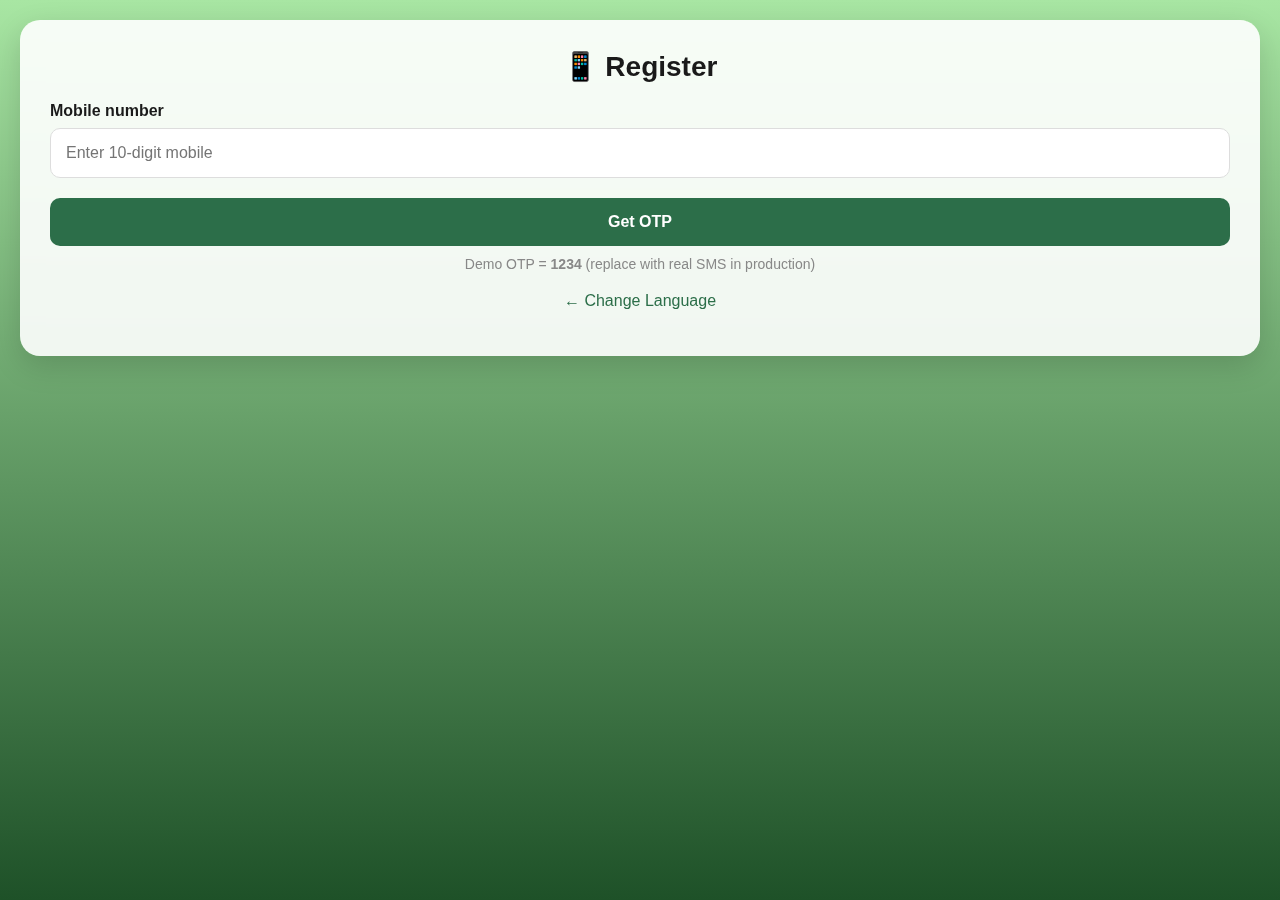
<file: index.html>
<!DOCTYPE html>
<html lang="en">
<head>
  <meta charset="utf-8" />
  <meta name="viewport" content="width=device-width,initial-scale=1" />
  <title>SmartAgri — Register</title>
  <link rel="stylesheet" href="styles.css">
  <script defer src="script.js"></script>
</head>
<body class="bg">

<div class="center-card" id="reg-card" role="form" aria-labelledby="reg-title">
  <h1 id="reg-title" class="big">📱 Register</h1>

  <label class="large-label">Mobile number</label>
  <input id="mobile" class="large-input" type="tel" placeholder="Enter 10-digit mobile" inputmode="numeric" />

  <button type="button" class="primary-large" id="sendOtpBtn">Get OTP</button>

  <div id="otp-block" style="display:none; margin-top:12px;">
    <label class="large-label">Enter OTP</label>
    <input id="otp" class="large-input" type="text" placeholder="Enter OTP (demo: 1234)" />
    <button type="button" class="primary-large" id="verifyOtpBtn">Verify & Continue</button>
  </div>

  <p class="note small-note">Demo OTP = <strong>1234</strong> (replace with real SMS in production)</p>
  <p class="back-link"><a href="index.html">← Change Language</a></p>
</div>

<div id="leafContainer" aria-hidden="true"></div>

<script>
  // OTP flow working on mobile touch & desktop
  document.addEventListener('DOMContentLoaded', function(){
    const sendBtn = document.getElementById('sendOtpBtn');
    const verifyBtn = document.getElementById('verifyOtpBtn');

    sendBtn.addEventListener('click', function(){
      const m = document.getElementById('mobile').value || '';
      if (!/^\d{10}$/.test(m)) {
        alert('Please enter a valid 10-digit mobile number');
        return;
      }
      document.getElementById('otp-block').style.display = 'block';
      alert('Demo OTP sent: 1234');
    });

    verifyBtn.addEventListener('click', function(){
      const otp = document.getElementById('otp').value || '';
      if (otp.trim() === '1234') {
        window.location.href = 'home.html';
      } else {
        alert('Wrong OTP (demo). Use 1234');
      }
    });
  });
</script>

</body>
</html>
</file>
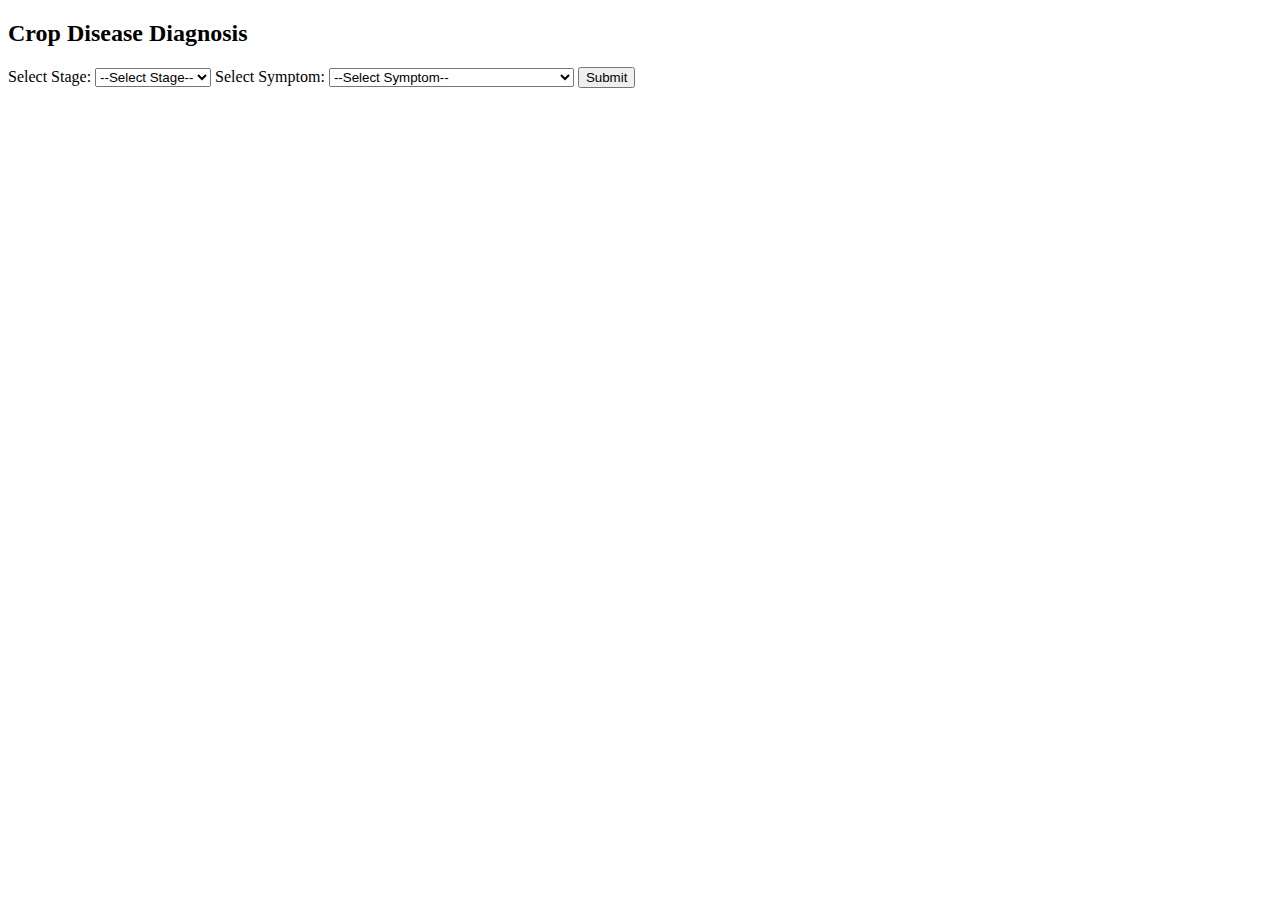
<file: banana.html>
<!DOCTYPE html>
<html lang="en">
<head>
  <meta charset="UTF-8">
  <meta name="viewport" content="width=device-width, initial-scale=1.0">
  <title>Crop Diagnosis</title>
</head>
<body>
  <div class="container">
    <h2>Crop Disease Diagnosis</h2>

    <label for="stage">Select Stage:</label>
    <select id="stage">
      <option value="">--Select Stage--</option>
      <option value="seedling">Seedling</option>
      <option value="vegetative">Vegetative</option>
      <option value="flowering">Flowering</option>
      <option value="harvest">Harvest</option>
    </select>

    <label for="symptom">Select Symptom:</label>
    <select id="symptom">
      <option value="">--Select Symptom--</option>
      <option value="yellow-leaves">Yellowing Leaves</option>
      <option value="spots">Black streaks / lesions on leaves</option>
      <option value="wilting">Small yellow-brown streaks on leaves</option>
      <option value="stunted">Stunted Growth</option>
    </select>

    <button onclick="submitForm()">Submit</button>
  </div>

  <script>
    function submitForm() {
      let stage = document.getElementById("stage").value;
      let symptom = document.getElementById("symptom").value;

      if(stage && symptom) {
        // Redirect to result page with selected options in URL
        window.location.href = result.html?stage=${stage}&symptom=${symptom};
      } else {
        alert("Please select both stage and symptom");
      }
    }
  </script>
</body>
</html>
</file>
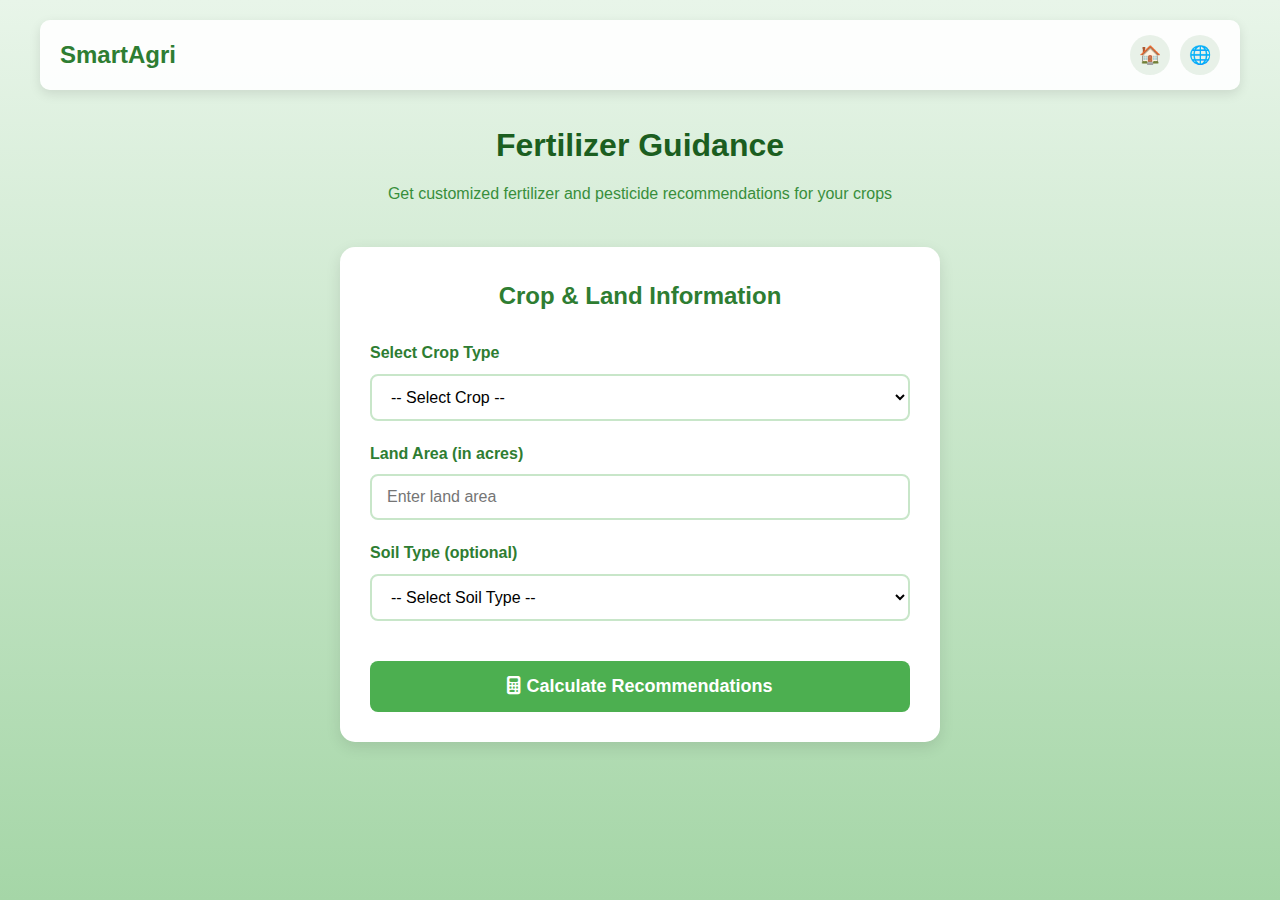
<file: fertilizer.html>
<!DOCTYPE html>
<html lang="en">
<head>
  <meta charset="UTF-8">
  <meta name="viewport" content="width=device-width, initial-scale=1.0">
  <title>Fertilizer Guidance - SmartAgri</title>
  <link rel="stylesheet" href="https://cdnjs.cloudflare.com/ajax/libs/font-awesome/6.4.0/css/all.min.css">
  <style>
    * {
      box-sizing: border-box;
      margin: 0;
      padding: 0;
    }
    
    body {
      font-family: 'Segoe UI', Tahoma, Geneva, Verdana, sans-serif;
      color: #2e382e;
      line-height: 1.6;
      background: linear-gradient(to bottom, #e8f5e9, #a5d6a7);
      min-height: 100vh;
      padding: 20px;
    }
    
    .container {
      max-width: 1200px;
      margin: 0 auto;
    }
    
    header {
      display: flex;
      justify-content: space-between;
      align-items: center;
      padding: 15px 20px;
      background-color: rgba(255, 255, 255, 0.9);
      border-radius: 10px;
      margin-bottom: 30px;
      box-shadow: 0 4px 12px rgba(0, 0, 0, 0.1);
    }
    
    .logo {
      font-size: 24px;
      font-weight: 700;
      color: #2e7d32;
    }
    
    .nav-buttons {
      display: flex;
      gap: 10px;
    }
    
    .icon-btn {
      background: rgba(46, 125, 50, 0.1);
      border: none;
      border-radius: 50%;
      width: 40px;
      height: 40px;
      font-size: 18px;
      cursor: pointer;
      color: #2e7d32;
      transition: all 0.3s;
    }
    
    .icon-btn:hover {
      background: rgba(46, 125, 50, 0.2);
      transform: scale(1.05);
    }
    
    h1 {
      text-align: center;
      margin-bottom: 10px;
      color: #1b5e20;
    }
    
    .subtitle {
      text-align: center;
      margin-bottom: 40px;
      color: #388e3c;
    }
    
    /* Form styles */
    .guidance-form {
      background: white;
      border-radius: 15px;
      padding: 30px;
      margin: 30px auto;
      box-shadow: 0 5px 15px rgba(0, 0, 0, 0.1);
      max-width: 600px;
    }
    
    .form-title {
      text-align: center;
      margin-bottom: 25px;
      color: #2e7d32;
    }
    
    .form-group {
      margin-bottom: 20px;
    }
    
    .form-group label {
      display: block;
      margin-bottom: 8px;
      font-weight: 600;
      color: #2e7d32;
    }
    
    .form-group select, .form-group input {
      width: 100%;
      padding: 12px 15px;
      border: 2px solid #c8e6c9;
      border-radius: 8px;
      font-size: 16px;
      background: white;
    }
    
    .form-group select:focus, .form-group input:focus {
      border-color: #4caf50;
      outline: none;
    }
    
    .submit-btn {
      width: 100%;
      padding: 15px;
      background: #4caf50;
      color: white;
      border: none;
      border-radius: 8px;
      font-size: 18px;
      font-weight: 600;
      cursor: pointer;
      transition: background 0.3s;
      margin-top: 20px;
    }
    
    .submit-btn:hover {
      background: #388e3c;
    }
    
    /* Results section */
    .results-container {
      background: white;
      border-radius: 15px;
      padding: 30px;
      margin: 30px auto;
      box-shadow: 0 5px 15px rgba(0, 0, 0, 0.1);
      max-width: 800px;
      display: none;
    }
    
    .results-title {
      color: #2e7d32;
      margin-bottom: 20px;
      text-align: center;
    }
    
    .fertilizer-card {
      background: #e8f5e9;
      padding: 20px;
      border-radius: 10px;
      margin-bottom: 20px;
    }
    
    .fertilizer-card h3 {
      color: #2e7d32;
      margin-bottom: 15px;
      display: flex;
      align-items: center;
    }
    
    .fertilizer-card h3 i {
      margin-right: 10px;
    }
    
    .recommendation-list {
      padding-left: 20px;
    }
    
    .recommendation-list li {
      margin-bottom: 10px;
    }
    
    .note {
      background: #fff8e1;
      border-left: 4px solid #ffc107;
      padding: 15px;
      margin: 20px 0;
      border-radius: 4px;
      font-size: 14px;
    }
    
    .back-btn {
      padding: 12px 25px;
      background: #4caf50;
      color: white;
      border: none;
      border-radius: 8px;
      font-size: 16px;
      cursor: pointer;
      transition: background 0.3s;
      display: block;
      margin: 20px auto 0;
      text-align: center;
    }
    
    .back-btn:hover {
      background: #388e3c;
    }
    
    /* Responsive adjustments */
    @media (max-width: 768px) {
      .guidance-form, .results-container {
        margin: 20px;
        padding: 20px;
      }
    }
  </style>
</head>
<body>
  <div class="container">
    <header>
      <div class="logo">SmartAgri</div>
      <div class="nav-buttons">
        <button class="icon-btn" onclick="goHome()">🏠</button>
        <button class="icon-btn" onclick="changeLanguage()">🌐</button>
      </div>
    </header>

    <h1>Fertilizer Guidance</h1>
    <p class="subtitle">Get customized fertilizer and pesticide recommendations for your crops</p>

    <div class="guidance-form">
      <h2 class="form-title">Crop & Land Information</h2>
      
      <div class="form-group">
        <label for="cropType">Select Crop Type</label>
        <select id="cropType">
          <option value="">-- Select Crop --</option>
          <option value="rice">Rice</option>
          <option value="wheat">Wheat</option>
          <option value="maize">Maize</option>
          <option value="potato">Potato</option>
          <option value="tomato">Tomato</option>
          <option value="cotton">Cotton</option>
          <option value="sugarcane">Sugarcane</option>
          <option value="pulses">Pulses</option>
          <option value="vegetables">Vegetables</option>
          <option value="fruits">Fruits</option>
        </select>
      </div>
      
      <div class="form-group">
        <label for="landArea">Land Area (in acres)</label>
        <input type="number" id="landArea" min="0.1" step="0.1" placeholder="Enter land area">
      </div>
      
      <div class="form-group">
        <label for="soilType">Soil Type (optional)</label>
        <select id="soilType">
          <option value="">-- Select Soil Type --</option>
          <option value="loamy">Loamy</option>
          <option value="clay">Clay</option>
          <option value="sandy">Sandy</option>
          <option value="silt">Silt</option>
          <option value="peat">Peat</option>
          <option value="chalky">Chalky</option>
        </select>
      </div>
      
      <button class="submit-btn" onclick="calculateRecommendations()">
        <i class="fas fa-calculator"></i> Calculate Recommendations
      </button>
    </div>

    <div class="results-container" id="resultsContainer">
      <h2 class="results-title">Fertilizer & Pesticide Recommendations</h2>
      
      <div class="fertilizer-card">
        <h3><i class="fas fa-seedling"></i> Fertilizer Requirements</h3>
        <div id="fertilizerRecommendations">
          <!-- Fertilizer recommendations will be inserted here -->
        </div>
      </div>
      
      <div class="fertilizer-card">
        <h3><i class="fas fa-spray-can"></i> Pesticide Requirements</h3>
        <div id="pesticideRecommendations">
          <!-- Pesticide recommendations will be inserted here -->
        </div>
      </div>
      
      <div class="note">
        <i class="fas fa-info-circle"></i>
        <strong>Note:</strong> These are general recommendations. For precise guidance, consider soil testing and consult with local agricultural experts. Always follow manufacturer instructions when applying fertilizers and pesticides.
      </div>
      
      <button class="back-btn" onclick="resetForm()">
        <i class="fas fa-redo"></i> Start Over
      </button>
    </div>
  </div>

  <script>
    // Crop data with fertilizer and pesticide requirements
    const cropData = {
      rice: {
        name: "Rice",
        fertilizer: {
          nitrogen: { amount: 80, unit: "kg/acre" },
          phosphorus: { amount: 40, unit: "kg/acre" },
          potassium: { amount: 40, unit: "kg/acre" },
          organic: { amount: 5, unit: "tons/acre" },
          timing: "Apply 50% N and full P & K as basal dose, remaining N in two splits during tillering and panicle initiation"
        },
        pesticide: {
          common: ["Carbofuran", "Chlorpyriphos", "Benthiocarb"],
          amount: "2-3 kg/acre",
          timing: "Apply at time of sowing or transplanting for root protection",
          notes: "For leaf folder and stem borer control, use specific insecticides as needed"
        }
      },
      wheat: {
        name: "Wheat",
        fertilizer: {
          nitrogen: { amount: 60, unit: "kg/acre" },
          phosphorus: { amount: 30, unit: "kg/acre" },
          potassium: { amount: 20, unit: "kg/acre" },
          organic: { amount: 4, unit: "tons/acre" },
          timing: "Apply full P & K and 1/3 N at sowing, remaining N in two splits at first irrigation and flowering"
        },
        pesticide: {
          common: ["Chlorpyriphos", "Malathion", "Endosulfan"],
          amount: "1.5-2 kg/acre",
          timing: "Apply as seed treatment or during early growth stages",
          notes: "For aphid control, use systemic insecticides during tillering stage"
        }
      },
      maize: {
        name: "Maize",
        fertilizer: {
          nitrogen: { amount: 100, unit: "kg/acre" },
          phosphorus: { amount: 50, unit: "kg/acre" },
          potassium: { amount: 40, unit: "kg/acre" },
          organic: { amount: 6, unit: "tons/acre" },
          timing: "Apply full P & K and 1/3 N at sowing, remaining N in two splits at knee-high stage and tasseling"
        },
        pesticide: {
          common: ["Atrazine", "Metolachlor", "Carbaryl"],
          amount: "2-2.5 kg/acre",
          timing: "Apply pre-emergence herbicides and insecticides as needed",
          notes: "For stem borer control, apply granular insecticides in leaf whorls"
        }
      },
      potato: {
        name: "Potato",
        fertilizer: {
          nitrogen: { amount: 70, unit: "kg/acre" },
          phosphorus: { amount: 60, unit: "kg/acre" },
          potassium: { amount: 80, unit: "kg/acre" },
          organic: { amount: 8, unit: "tons/acre" },
          timing: "Apply full P & K and 1/2 N at planting, remaining N at tuber initiation stage"
        },
        pesticide: {
          common: ["Chlorothalonil", "Mancozeb", "Imidacloprid"],
          amount: "1.5-2 kg/acre",
          timing: "Apply fungicides at planting and insecticides during growth as needed",
          notes: "For late blight control, apply fungicides preventatively during humid conditions"
        }
      },
      tomato: {
        name: "Tomato",
        fertilizer: {
          nitrogen: { amount: 50, unit: "kg/acre" },
          phosphorus: { amount: 40, unit: "kg/acre" },
          potassium: { amount: 60, unit: "kg/acre" },
          organic: { amount: 10, unit: "tons/acre" },
          timing: "Apply full P & K and 1/3 N at transplanting, remaining N in two splits during flowering and fruit development"
        },
        pesticide: {
          common: ["Carbendazim", "Indoxacarb", "Spinosad"],
          amount: "1-1.5 kg/acre",
          timing: "Apply fungicides during flowering and insecticides as needed for pest control",
          notes: "For fruit borer control, apply specific insecticides during fruit development stage"
        }
      },
      cotton: {
        name: "Cotton",
        fertilizer: {
          nitrogen: { amount: 120, unit: "kg/acre" },
          phosphorus: { amount: 60, unit: "kg/acre" },
          potassium: { amount: 60, unit: "kg/acre" },
          organic: { amount: 5, unit: "tons/acre" },
          timing: "Apply full P & K and 1/3 N at sowing, remaining N in two splits at square formation and flowering"
        },
        pesticide: {
          common: ["Acephate", "Monocrotophos", "Pyrethroids"],
          amount: "2-3 kg/acre",
          timing: "Apply insecticides during early growth stages for sucking pests and during boll formation for bollworms",
          notes: "Rotate insecticides to prevent resistance development in pests"
        }
      },
      sugarcane: {
        name: "Sugarcane",
        fertilizer: {
          nitrogen: { amount: 150, unit: "kg/acre" },
          phosphorus: { amount: 70, unit: "kg/acre" },
          potassium: { amount: 80, unit: "kg/acre" },
          organic: { amount: 10, unit: "tons/acre" },
          timing: "Apply full P & K and 1/3 N at planting, remaining N in two splits at tillering and grand growth stage"
        },
        pesticide: {
          common: ["Chlorantraniliprole", "Fipronil", "Imidacloprid"],
          amount: "3-4 kg/acre",
          timing: "Apply at planting for termite control and during growth for borers",
          notes: "For early shoot borer, apply granular insecticides in leaf whorls"
        }
      },
      pulses: {
        name: "Pulses",
        fertilizer: {
          nitrogen: { amount: 20, unit: "kg/acre" },
          phosphorus: { amount: 50, unit: "kg/acre" },
          potassium: { amount: 20, unit: "kg/acre" },
          organic: { amount: 4, unit: "tons/acre" },
          timing: "Apply full dose at sowing time as pulses are generally grown with minimal fertilization"
        },
        pesticide: {
          common: ["Neem-based products", "Carbendazim", "Dimethoate"],
          amount: "1-1.5 kg/acre",
          timing: "Apply as seed treatment and during flowering if pest pressure is high",
          notes: "Use bio-pesticides where possible to preserve beneficial insects"
        }
      },
      vegetables: {
        name: "Vegetables",
        fertilizer: {
          nitrogen: { amount: 40, unit: "kg/acre" },
          phosphorus: { amount: 30, unit: "kg/acre" },
          potassium: { amount: 40, unit: "kg/acre" },
          organic: { amount: 12, unit: "tons/acre" },
          timing: "Apply full P & K and 1/3 N at transplanting, remaining N in 2-3 splits during growth"
        },
        pesticide: {
          common: ["Neem oil", "Spinosad", "Bacillus thuringiensis"],
          amount: "As per product recommendation",
          timing: "Apply preventatively and at first sign of pests",
          notes: "For leafy vegetables, observe pre-harvest intervals carefully"
        }
      },
      fruits: {
        name: "Fruits",
        fertilizer: {
          nitrogen: { amount: 60, unit: "kg/acre" },
          phosphorus: { amount: 40, unit: "kg/acre" },
          potassium: { amount: 60, unit: "kg/acre" },
          organic: { amount: 15, unit: "tons/acre" },
          timing: "Apply in split doses during dormancy, flowering and fruit development stages"
        },
        pesticide: {
          common: ["Horticultural oils", "Copper fungicides", "Systemic insecticides"],
          amount: "As per product recommendation",
          timing: "Apply during dormancy for overwintering pests and as needed during growth",
          notes: "Follow pre-harvest intervals carefully for fruit crops"
        }
      }
    };

    function goHome() {
      alert("Navigate to home dashboard");
    }

    function changeLanguage() {
      alert("Language change functionality would go here");
    }

    function calculateRecommendations() {
      const cropType = document.getElementById("cropType").value;
      const landArea = parseFloat(document.getElementById("landArea").value);
      const soilType = document.getElementById("soilType").value;
      
      if (!cropType || !landArea || landArea <= 0) {
        alert("Please select a crop and enter a valid land area");
        return;
      }
      
      const crop = cropData[cropType];
      if (!crop) {
        alert("Invalid crop selection");
        return;
      }
      
      // Calculate fertilizer requirements based on land area
      const fertilizerRec = document.getElementById("fertilizerRecommendations");
      fertilizerRec.innerHTML = `
        <p><strong>For ${landArea} acres of ${crop.name}:</strong></p>
        <ul class="recommendation-list">
          <li><strong>Nitrogen (N):</strong> ${(crop.fertilizer.nitrogen.amount * landArea).toFixed(1)} ${crop.fertilizer.nitrogen.unit}</li>
          <li><strong>Phosphorus (P₂O₅):</strong> ${(crop.fertilizer.phosphorus.amount * landArea).toFixed(1)} ${crop.fertilizer.phosphorus.unit}</li>
          <li><strong>Potassium (K₂O):</strong> ${(crop.fertilizer.potassium.amount * landArea).toFixed(1)} ${crop.fertilizer.potassium.unit}</li>
          <li><strong>Organic Manure:</strong> ${(crop.fertilizer.organic.amount * landArea).toFixed(1)} ${crop.fertilizer.organic.unit}</li>
        </ul>
        <p><strong>Application Timing:</strong> ${crop.fertilizer.timing}</p>
        ${soilType ? `<p><strong>Soil-specific note:</strong> For ${soilType} soil, consider adjusting micronutrient application based on soil test results.</p>` : ''}
      `;
      
      // Calculate pesticide requirements
      const pesticideRec = document.getElementById("pesticideRecommendations");
      pesticideRec.innerHTML = `
        <p><strong>For ${landArea} acres of ${crop.name}:</strong></p>
        <p><strong>Common Pesticides:</strong> ${crop.pesticide.common.join(", ")}</p>
        <p><strong>Recommended Amount:</strong> ${crop.pesticide.amount}</p>
        <p><strong>Application Timing:</strong> ${crop.pesticide.timing}</p>
        <p><strong>Additional Notes:</strong> ${crop.pesticide.notes}</p>
      `;
      
      // Show results container
      document.getElementById("resultsContainer").style.display = "block";
      
      // Scroll to results
      document.getElementById("resultsContainer").scrollIntoView({ behavior: 'smooth' });
    }

    function resetForm() {
      document.getElementById("cropType").value = "";
      document.getElementById("landArea").value = "";
      document.getElementById("soilType").value = "";
      document.getElementById("resultsContainer").style.display = "none";
    }
  </script>
</body>
</html>
</file>
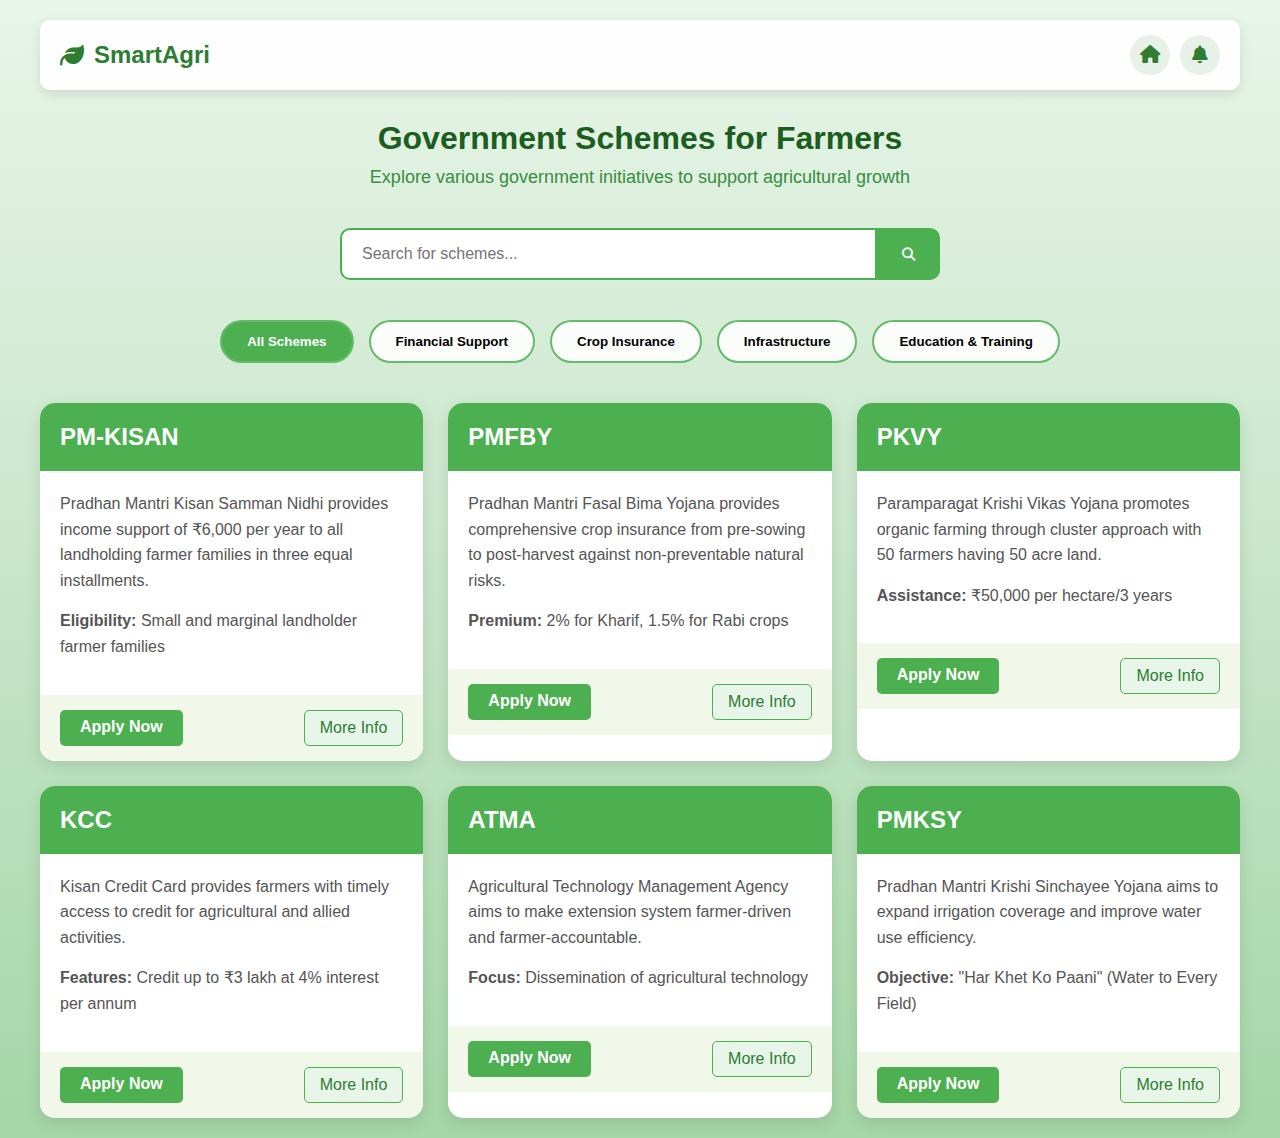
<file: governmentscheme.html>
<!DOCTYPE html>
<html lang="en">
<head>
  <meta charset="UTF-8">
  <meta name="viewport" content="width=device-width, initial-scale=1.0">
  <title>Government Schemes - SmartAgri</title>
  <link rel="stylesheet" href="https://cdnjs.cloudflare.com/ajax/libs/font-awesome/6.4.0/css/all.min.css">
  <style>
    * {
      margin: 0;
      padding: 0;
      box-sizing: border-box;
      font-family: 'Segoe UI', Tahoma, Geneva, Verdana, sans-serif;
    }
    
    body {
      background: linear-gradient(to bottom, #e8f5e9, #c8e6c9, #a5d6a7);
      color: #2e7d32;
      min-height: 100vh;
      padding: 20px;
    }
    
    .container {
      max-width: 1200px;
      margin: 0 auto;
    }
    
    header {
      display: flex;
      justify-content: space-between;
      align-items: center;
      padding: 15px 20px;
      background-color: rgba(255, 255, 255, 0.9);
      border-radius: 10px;
      margin-bottom: 30px;
      box-shadow: 0 4px 12px rgba(0, 0, 0, 0.1);
    }
    
    .logo {
      font-size: 24px;
      font-weight: bold;
      color: #2e7d32;
      display: flex;
      align-items: center;
      gap: 10px;
    }
    
    .top-actions {
      display: flex;
      gap: 10px;
    }
    
    .icon-btn {
      background: rgba(46, 125, 50, 0.1);
      border: none;
      border-radius: 50%;
      width: 40px;
      height: 40px;
      font-size: 18px;
      cursor: pointer;
      color: #2e7d32;
      transition: all 0.3s;
    }
    
    .icon-btn:hover {
      background: rgba(46, 125, 50, 0.2);
      transform: scale(1.05);
    }
    
    .page-title {
      text-align: center;
      margin-bottom: 10px;
      font-size: 32px;
      color: #1b5e20;
    }
    
    .subtitle {
      text-align: center;
      margin-bottom: 40px;
      color: #388e3c;
      font-size: 18px;
    }
    
    .search-box {
      display: flex;
      max-width: 600px;
      margin: 0 auto 40px;
    }
    
    .search-box input {
      flex: 1;
      padding: 15px 20px;
      border: 2px solid #4caf50;
      border-radius: 10px 0 0 10px;
      font-size: 16px;
      outline: none;
    }
    
    .search-box button {
      padding: 15px 25px;
      background: #4caf50;
      color: white;
      border: none;
      border-radius: 0 10px 10px 0;
      cursor: pointer;
      font-weight: bold;
    }
    
    .categories {
      display: flex;
      justify-content: center;
      flex-wrap: wrap;
      gap: 15px;
      margin-bottom: 40px;
    }
    
    .category-btn {
      padding: 12px 25px;
      background: rgba(255, 255, 255, 0.9);
      border: 2px solid #66bb6a;
      border-radius: 30px;
      cursor: pointer;
      font-weight: 600;
      transition: all 0.3s;
    }
    
    .category-btn:hover, .category-btn.active {
      background: #4caf50;
      color: white;
    }
    
    .schemes-grid {
      display: grid;
      grid-template-columns: repeat(auto-fill, minmax(350px, 1fr));
      gap: 25px;
    }
    
    .scheme-card {
      background: white;
      border-radius: 15px;
      overflow: hidden;
      box-shadow: 0 5px 15px rgba(0, 0, 0, 0.1);
      transition: transform 0.3s;
    }
    
    .scheme-card:hover {
      transform: translateY(-5px);
    }
    
    .card-header {
      padding: 20px;
      background: #4caf50;
      color: white;
    }
    
    .card-body {
      padding: 20px;
    }
    
    .card-body p {
      margin-bottom: 15px;
      line-height: 1.6;
      color: #555;
    }
    
    .card-footer {
      padding: 15px 20px;
      background: #f1f8e9;
      display: flex;
      justify-content: space-between;
    }
    
    .apply-btn {
      padding: 8px 20px;
      background: #4caf50;
      color: white;
      border: none;
      border-radius: 5px;
      cursor: pointer;
      font-weight: bold;
      text-decoration: none;
      display: inline-block;
    }
    
    .apply-btn:hover {
      background: #388e3c;
    }
    
    .info-btn {
      padding: 8px 15px;
      background: #e8f5e9;
      color: #2e7d32;
      border: 1px solid #4caf50;
      border-radius: 5px;
      cursor: pointer;
      text-decoration: none;
      display: inline-block;
    }
    
    .info-btn:hover {
      background: #c8e6c9;
    }
    
    .notification {
      position: fixed;
      bottom: 20px;
      right: 20px;
      padding: 15px 25px;
      background: #4caf50;
      color: white;
      border-radius: 10px;
      box-shadow: 0 4px 12px rgba(0, 0, 0, 0.2);
      display: none;
    }
    
    @media (max-width: 768px) {
      .schemes-grid {
        grid-template-columns: 1fr;
      }
      
      .categories {
        flex-direction: column;
        align-items: center;
      }
      
      .category-btn {
        width: 80%;
        text-align: center;
      }
    }
  </style>
</head>
<body>
  <div class="container">
    <header>
      <div class="logo">
        <i class="fas fa-leaf"></i>
        <span>SmartAgri</span>
        <div id="google_translate_element"></div> 

<!-- to your js part -->
<script src="script.js"></script>
      <script type="text/javascript">
        function googleTranslateElementInit() {
            new google.translate.TranslateElement(
                {pageLanguage: 'en'},
                'google_translate_element'
            );
        } 
  </script>
  <script type="text/javascript" src="https://translate.google.com/translate_a/element.js?cb=googleTranslateElementInit"></script>
      </div>
      <div class="top-actions">
        <button class="icon-btn" onclick="goHome()">
          <i class="fas fa-home"></i>
        </button>
        <button class="icon-btn" onclick="toggleNotification()">
          <i class="fas fa-bell"></i>
        </button>
      </div>
    </header>

    <h1 class="page-title">Government Schemes for Farmers</h1>
    <p class="subtitle">Explore various government initiatives to support agricultural growth</p>

    <div class="search-box">
      <input type="text" placeholder="Search for schemes..." id="searchInput">
      <button onclick="searchSchemes()">
        <i class="fas fa-search"></i>
      </button>
    </div>

    <div class="categories">
      <button class="category-btn active" onclick="filterSchemes('all')">All Schemes</button>
      <button class="category-btn" onclick="filterSchemes('financial')">Financial Support</button>
      <button class="category-btn" onclick="filterSchemes('insurance')">Crop Insurance</button>
      <button class="category-btn" onclick="filterSchemes('infrastructure')">Infrastructure</button>
      <button class="category-btn" onclick="filterSchemes('education')">Education & Training</button>
    </div>

    <div class="schemes-grid" id="schemesContainer">
      <!-- Scheme 1 -->
      <div class="scheme-card" data-category="financial">
        <div class="card-header">
          <h2>PM-KISAN</h2>
        </div>
        <div class="card-body">
          <p>Pradhan Mantri Kisan Samman Nidhi provides income support of ₹6,000 per year to all landholding farmer families in three equal installments.</p>
          <p><strong>Eligibility:</strong> Small and marginal landholder farmer families</p>
        </div>
        <div class="card-footer">
          <a href="https://pmkisan.gov.in" target="_blank" class="apply-btn">Apply Now</a>
          <a href="https://pmkisan.gov.in/Documents/PMKISAN_English.pdf" target="_blank" class="info-btn">More Info</a>
        </div>
      </div>

      <!-- Scheme 2 -->
      <div class="scheme-card" data-category="insurance">
        <div class="card-header">
          <h2>PMFBY</h2>
        </div>
        <div class="card-body">
          <p>Pradhan Mantri Fasal Bima Yojana provides comprehensive crop insurance from pre-sowing to post-harvest against non-preventable natural risks.</p>
          <p><strong>Premium:</strong> 2% for Kharif, 1.5% for Rabi crops</p>
        </div>
        <div class="card-footer">
          <a href="https://pmfby.gov.in" target="_blank" class="apply-btn">Apply Now</a>
          <a href="https://pmfby.gov.in/pdf/operational-guidelines/PMFBYEnglish.pdf" target="_blank" class="info-btn">More Info</a>
        </div>
      </div>

      <!-- Scheme 3 -->
      <div class="scheme-card" data-category="infrastructure">
        <div class="card-header">
          <h2>PKVY</h2>
        </div>
        <div class="card-body">
          <p>Paramparagat Krishi Vikas Yojana promotes organic farming through cluster approach with 50 farmers having 50 acre land.</p>
          <p><strong>Assistance:</strong> ₹50,000 per hectare/3 years</p>
        </div>
        <div class="card-footer">
          <a href="https://pgsindia-ncof.gov.in/PKVY/index.aspx" target="_blank" class="apply-btn">Apply Now</a>
          <a href="https://pgsindia-ncof.gov.in/PKVY/PKVY_Guidelines.pdf" target="_blank" class="info-btn">More Info</a>
        </div>
      </div>

      <!-- Scheme 4 -->
      <div class="scheme-card" data-category="financial">
        <div class="card-header">
          <h2>KCC</h2>
        </div>
        <div class="card-body">
          <p>Kisan Credit Card provides farmers with timely access to credit for agricultural and allied activities.</p>
          <p><strong>Features:</strong> Credit up to ₹3 lakh at 4% interest per annum</p>
        </div>
        <div class="card-footer">
          <a href="https://www.agriculture.gov.in/credit-and-insurance/kisan-credit-card" target="_blank" class="apply-btn">Apply Now</a>
          <a href="https://www.nabard.org/auth/writereaddata/tender/1608632947KCC%20Scheme-Eng.pdf" target="_blank" class="info-btn">More Info</a>
        </div>
      </div>

      <!-- Scheme 5 -->
      <div class="scheme-card" data-category="education">
        <div class="card-header">
          <h2>ATMA</h2>
        </div>
        <div class="card-body">
          <p>Agricultural Technology Management Agency aims to make extension system farmer-driven and farmer-accountable.</p>
          <p><strong>Focus:</strong> Dissemination of agricultural technology</p>
        </div>
        <div class="card-footer">
          <a href="https://www.manage.gov.in/atma/" target="_blank" class="apply-btn">Apply Now</a>
          <a href="https://www.manage.gov.in/atma/Guidelines.pdf" target="_blank" class="info-btn">More Info</a>
        </div>
      </div>

      <!-- Scheme 6 -->
      <div class="scheme-card" data-category="infrastructure">
        <div class="card-header">
          <h2>PMKSY</h2>
        </div>
        <div class="card-body">
          <p>Pradhan Mantri Krishi Sinchayee Yojana aims to expand irrigation coverage and improve water use efficiency.</p>
          <p><strong>Objective:</strong> "Har Khet Ko Paani" (Water to Every Field)</p>
        </div>
        <div class="card-footer">
          <a href="https://pmksy.gov.in" target="_blank" class="apply-btn">Apply Now</a>
          <a href="https://pmksy.gov.in/Documents/PMKSY_Guidelines.pdf" target="_blank" class="info-btn">More Info</a>
        </div>
      </div>
    </div>

    <div class="notification" id="notification">
      <i class="fas fa-info-circle"></i>
      <span id="notificationText">Scheme information loaded successfully!</span>
    </div>
  </div>

  <script>
    function goHome() {
      window.location.href = 'home.html';
    }
    
    function toggleNotification() {
      const notification = document.getElementById('notification');
      notification.style.display = 'block';
      setTimeout(() => {
        notification.style.display = 'none';
      }, 3000);
    }
    
    function filterSchemes(category) {
      const schemeCards = document.querySelectorAll('.scheme-card');
      const categoryBtns = document.querySelectorAll('.category-btn');
      
      // Update active button
      categoryBtns.forEach(btn => btn.classList.remove('active'));
      event.target.classList.add('active');
      
      // Filter schemes
      schemeCards.forEach(card => {
        if (category === 'all' || card.dataset.category === category) {
          card.style.display = 'block';
        } else {
          card.style.display = 'none';
        }
      });
      
      // Show notification
      document.getElementById('notificationText').textContent = `Showing ${category} schemes`;
      toggleNotification();
    }
    
    function searchSchemes() {
      const searchText = document.getElementById('searchInput').value.toLowerCase();
      const schemeCards = document.querySelectorAll('.scheme-card');
      
      schemeCards.forEach(card => {
        const cardText = card.textContent.toLowerCase();
        if (cardText.includes(searchText)) {
          card.style.display = 'block';
        } else {
          card.style.display = 'none';
        }
      });
      
      // Show notification
      document.getElementById('notificationText').textContent = `Search results for "${searchText}"`;
      toggleNotification();
    }
  </script>
</body>
</html>
</file>
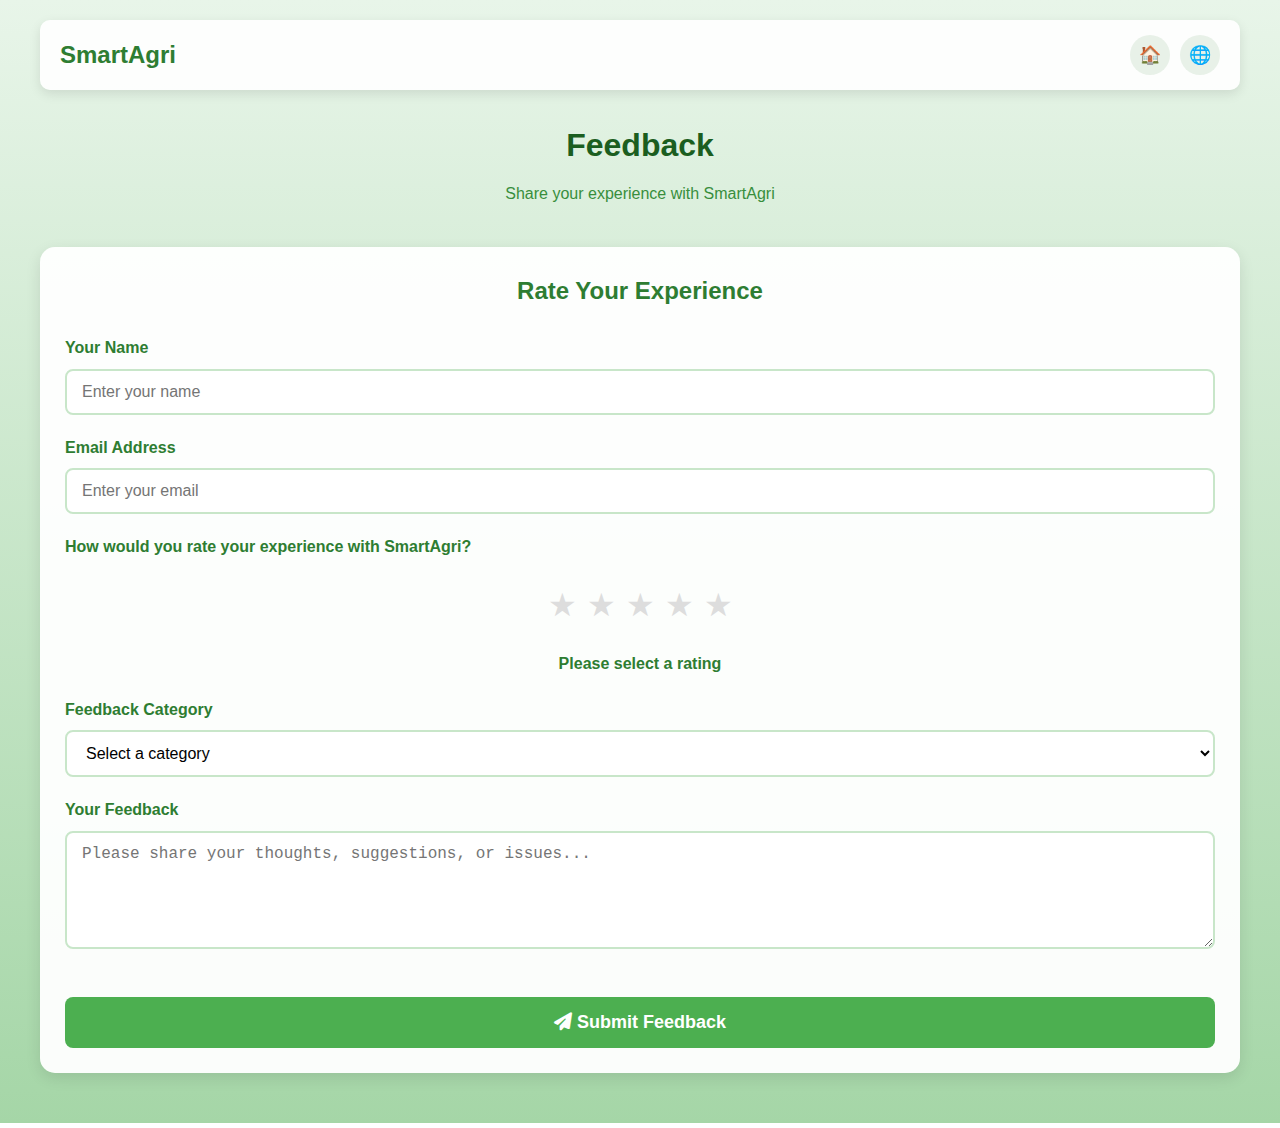
<file: home.html>
<!DOCTYPE html>
<html lang="en">
<head>
  <meta charset="UTF-8">
  <meta name="viewport" content="width=device-width, initial-scale=1.0">
  <title>Feedback - SmartAgri</title>
  <link rel="stylesheet" href="https://cdnjs.cloudflare.com/ajax/libs/font-awesome/6.4.0/css/all.min.css">
  <style>
    * {
      box-sizing: border-box;
      margin: 0;
      padding: 0;
    }
    
    body {
      font-family: 'Segoe UI', Tahoma, Geneva, Verdana, sans-serif;
      color: #2e382e;
      line-height: 1.6;
      background: linear-gradient(to bottom, #e8f5e9, #a5d6a7);
      min-height: 100vh;
      padding: 20px;
    }
    
    .container {
      max-width: 1200px;
      margin: 0 auto;
    }
    
    header {
      display: flex;
      justify-content: space-between;
      align-items: center;
      padding: 15px 20px;
      background-color: rgba(255, 255, 255, 0.9);
      border-radius: 10px;
      margin-bottom: 30px;
      box-shadow: 0 4px 12px rgba(0, 0, 0, 0.1);
    }
    
    .logo {
      font-size: 24px;
      font-weight: 700;
      color: #2e7d32;
    }
    
    .nav-buttons {
      display: flex;
      gap: 10px;
    }
    
    .icon-btn {
      background: rgba(46, 125, 50, 0.1);
      border: none;
      border-radius: 50%;
      width: 40px;
      height: 40px;
      font-size: 18px;
      cursor: pointer;
      color: #2e7d32;
      transition: all 0.3s;
    }
    
    .icon-btn:hover {
      background: rgba(46, 125, 50, 0.2);
      transform: scale(1.05);
    }
    
    h1 {
      text-align: center;
      margin-bottom: 10px;
      color: #1b5e20;
    }
    
    .subtitle {
      text-align: center;
      margin-bottom: 40px;
      color: #388e3c;
    }
    
    /* Feedback section */
    .feedback-section {
      background: rgba(255, 255, 255, 0.95);
      border-radius: 15px;
      padding: 25px;
      margin-bottom: 30px;
      box-shadow: 0 5px 15px rgba(0, 0, 0, 0.1);
    }
    
    .section-title {
      text-align: center;
      margin-bottom: 25px;
      color: #2e7d32;
    }
    
    .form-group {
      margin-bottom: 20px;
    }
    
    .form-group label {
      display: block;
      margin-bottom: 8px;
      font-weight: 600;
      color: #2e7d32;
    }
    
    .form-group input, 
    .form-group textarea, 
    .form-group select {
      width: 100%;
      padding: 12px 15px;
      border: 2px solid #c8e6c9;
      border-radius: 8px;
      font-size: 16px;
      background: white;
    }
    
    .form-group input:focus, 
    .form-group textarea:focus, 
    .form-group select:focus {
      border-color: #4caf50;
      outline: none;
    }
    
    /* Star rating */
    .star-rating {
      display: flex;
      justify-content: center;
      margin: 20px 0;
    }
    
    .star {
      font-size: 32px;
      color: #ddd;
      cursor: pointer;
      transition: color 0.2s;
      margin: 0 5px;
    }
    
    .star:hover,
    .star.active {
      color: #ffc107;
    }
    
    .rating-text {
      text-align: center;
      margin-top: 10px;
      font-weight: 600;
      color: #2e7d32;
    }
    
    /* Submit button */
    .submit-btn {
      width: 100%;
      padding: 15px;
      background: #4caf50;
      color: white;
      border: none;
      border-radius: 8px;
      font-size: 18px;
      font-weight: 600;
      cursor: pointer;
      transition: background 0.3s;
      margin-top: 20px;
    }
    
    .submit-btn:hover {
      background: #388e3c;
    }
    
    /* Success message */
    .success-message {
      text-align: center;
      padding: 20px;
      background: #e8f5e9;
      color: #2e7d32;
      border-radius: 8px;
      margin: 20px 0;
      display: none;
    }
    
    /* Responsive adjustments */
    @media (max-width: 768px) {
      .star {
        font-size: 28px;
      }
    }
  </style>
</head>
<body>
  <div class="container">
    <header>
      <div class="logo">SmartAgri</div>
      <div class="nav-buttons">
        <button class="icon-btn" onclick="goHome()">🏠</button>
        <button class="icon-btn" onclick="changeLanguage()">🌐</button>
      </div>
    </header>

    <h1>Feedback</h1>
    <p class="subtitle">Share your experience with SmartAgri</p>

    <!-- Feedback Section -->
    <div class="feedback-section">
      <h2 class="section-title">Rate Your Experience</h2>
      
      <form id="feedbackForm">
        <div class="form-group">
          <label for="userName">Your Name</label>
          <input type="text" id="userName" placeholder="Enter your name">
        </div>
        
        <div class="form-group">
          <label for="userEmail">Email Address</label>
          <input type="email" id="userEmail" placeholder="Enter your email">
        </div>
        
        <div class="form-group">
          <label>How would you rate your experience with SmartAgri?</label>
          <div class="star-rating">
            <span class="star" data-value="1">★</span>
            <span class="star" data-value="2">★</span>
            <span class="star" data-value="3">★</span>
            <span class="star" data-value="4">★</span>
            <span class="star" data-value="5">★</span>
          </div>
          <div class="rating-text" id="ratingText">Please select a rating</div>
          <input type="hidden" id="ratingValue" value="0">
        </div>
        
        <div class="form-group">
          <label for="feedbackCategory">Feedback Category</label>
          <select id="feedbackCategory">
            <option value="">Select a category</option>
            <option value="general">General Feedback</option>
            <option value="technical">Technical Issue</option>
            <option value="suggestion">Feature Suggestion</option>
            <option value="content">Content Feedback</option>
            <option value="other">Other</option>
          </select>
        </div>
        
        <div class="form-group">
          <label for="feedbackMessage">Your Feedback</label>
          <textarea id="feedbackMessage" rows="5" placeholder="Please share your thoughts, suggestions, or issues..."></textarea>
        </div>
        
        <button type="submit" class="submit-btn">
          <i class="fas fa-paper-plane"></i> Submit Feedback
        </button>
      </form>
      
      <div class="success-message" id="feedbackSuccess">
        <i class="fas fa-check-circle"></i>
        <p>Thank you for your feedback! We appreciate your input.</p>
      </div>
    </div>
  </div>

  <script>
    let currentRating = 0;
    
    function goHome() {
      window.location.href = 'home.html';
    }
    
    function changeLanguage() {
      alert('Language change functionality would go here');
    }
    
    // Star rating functionality
    document.querySelectorAll('.star').forEach(star => {
      star.addEventListener('click', function() {
        const value = parseInt(this.getAttribute('data-value'));
        currentRating = value;
        document.getElementById('ratingValue').value = value;
        
        // Update stars display
        document.querySelectorAll('.star').forEach(s => {
          const starValue = parseInt(s.getAttribute('data-value'));
          if (starValue <= value) {
            s.classList.add('active');
          } else {
            s.classList.remove('active');
          }
        });
        
        // Update rating text
        const ratingText = document.getElementById('ratingText');
        switch(value) {
          case 1:
            ratingText.textContent = 'Poor';
            break;
          case 2:
            ratingText.textContent = 'Fair';
            break;
          case 3:
            ratingText.textContent = 'Good';
            break;
          case 4:
            ratingText.textContent = 'Very Good';
            break;
          case 5:
            ratingText.textContent = 'Excellent';
            break;
          default:
            ratingText.textContent = 'Please select a rating';
        }
      });
    });
    
    // Feedback form submission
    document.getElementById('feedbackForm').addEventListener('submit', function(e) {
      e.preventDefault();
      
      const rating = document.getElementById('ratingValue').value;
      if (rating === '0') {
        alert('Please select a rating')
</file>
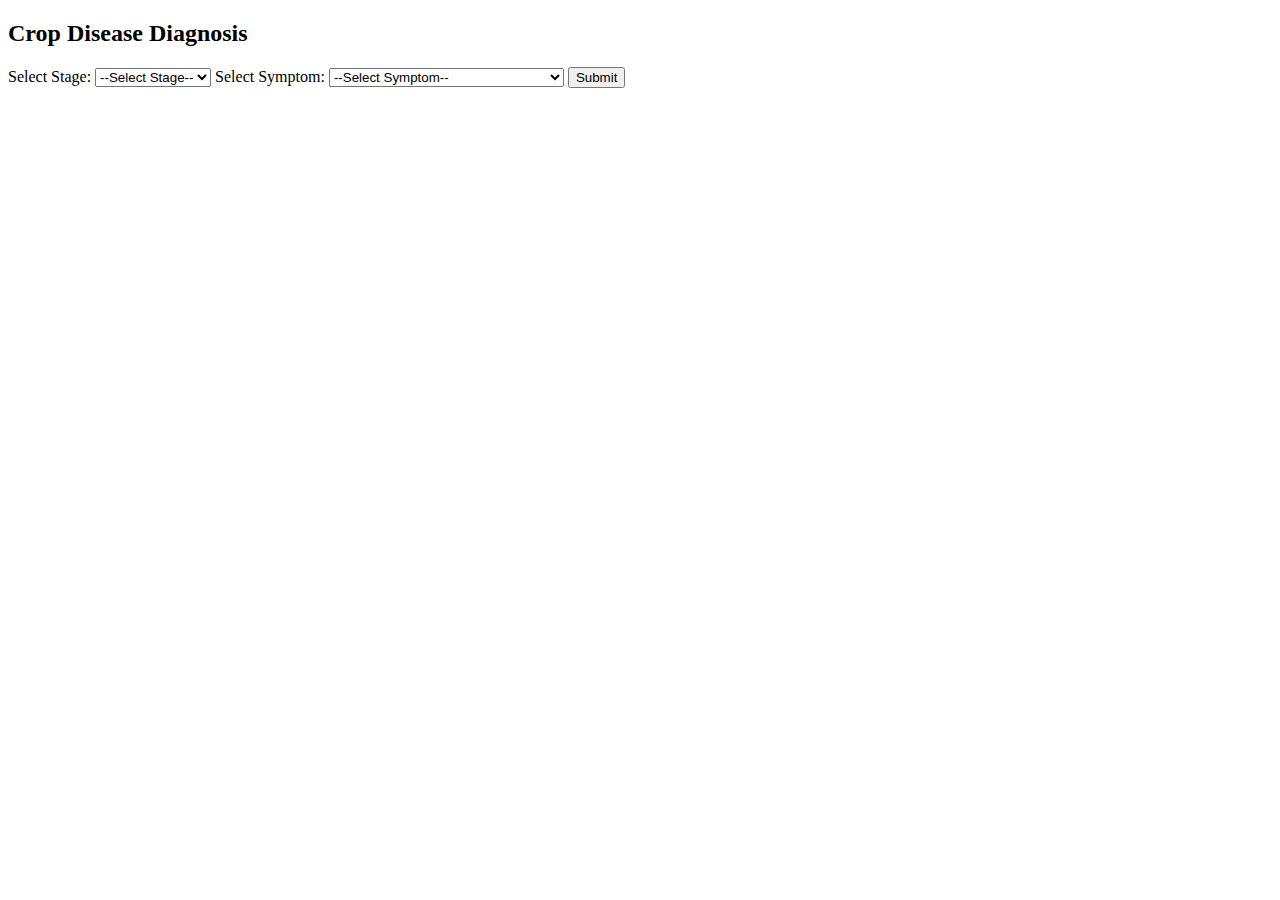
<file: maize.html>
<!DOCTYPE html>
<html lang="en">
<head>
  <meta charset="UTF-8">
  <meta name="viewport" content="width=device-width, initial-scale=1.0">
  <title>Crop Diagnosis</title>
</head>
<body>
  <div class="container">
    <h2>Crop Disease Diagnosis</h2>

    <label for="stage">Select Stage:</label>
    <select id="stage">
      <option value="">--Select Stage--</option>
      <option value="seedling">Seedling</option>
      <option value="vegetative">Vegetative</option>
      <option value="flowering">Flowering</option>
      <option value="harvest">Harvest</option>
    </select>

    <label for="symptom">Select Symptom:</label>
    <select id="symptom">
      <option value="">--Select Symptom--</option>
      <option value="yellow-leaves">Yellowing of lower leaves</option>
      <option value="spots">Brown streaks/lesions on leaveson>
      <option value="stunted">Small yellow to brown spots</option>
    </select>

    <button onclick="submitForm()">Submit</button>
  </div>

  <script>
    function submitForm() {
      let stage = document.getElementById("stage").value;
      let symptom = document.getElementById("symptom").value;

      if(stage && symptom) {
        // Redirect to result page with selected options in URL
        window.location.href = result.html?stage=${stage}&symptom=${symptom};
      } else {
        alert("Please select both stage and symptom");
      }
    }
  </script>
</body>
</html>
</file>
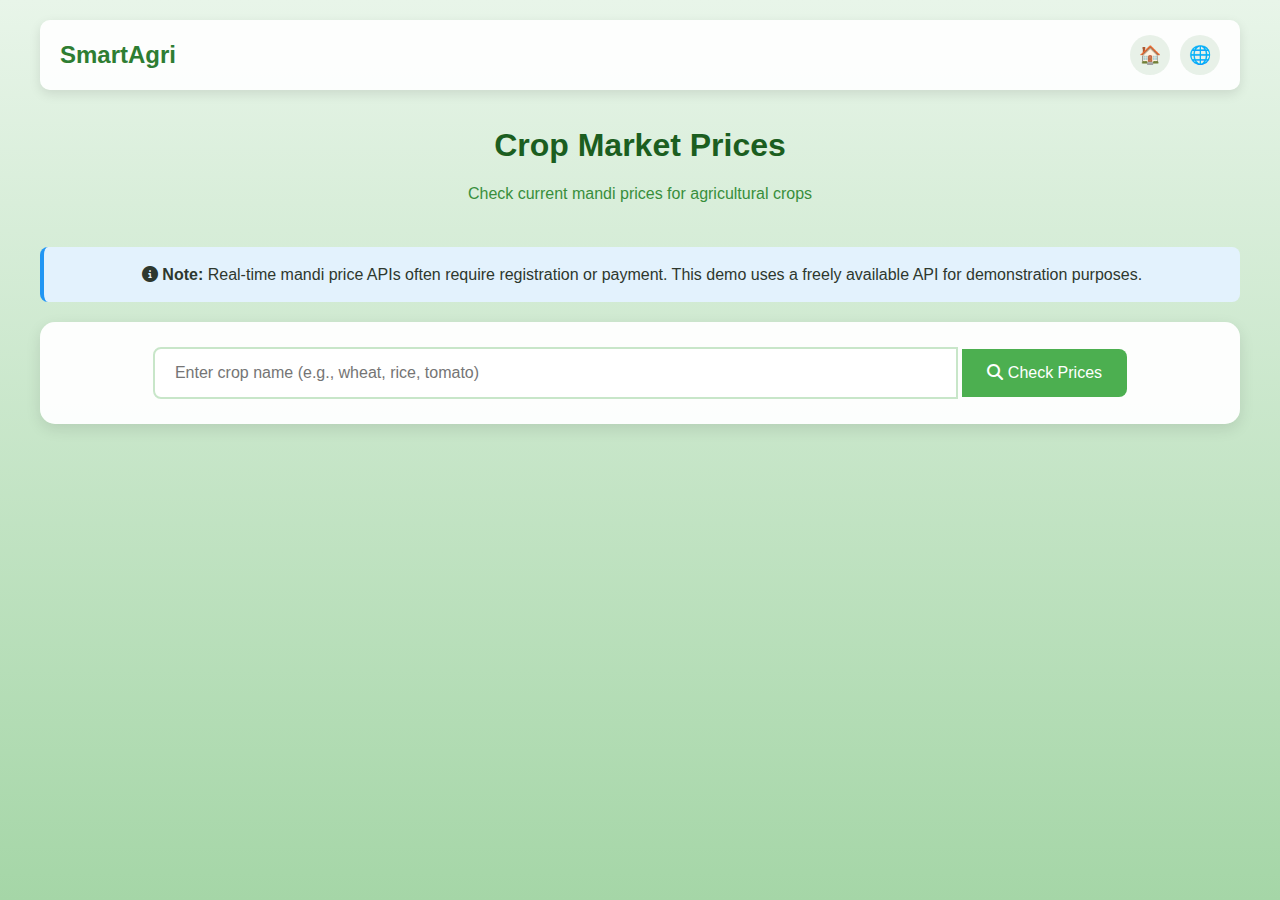
<file: market.html>
<!DOCTYPE html>
<html lang="en">
<head>
  <meta charset="UTF-8">
  <meta name="viewport" content="width=device-width, initial-scale=1.0">
  <title>Crop Prices - SmartAgri</title>
  <link rel="stylesheet" href="https://cdnjs.cloudflare.com/ajax/libs/font-awesome/6.4.0/css/all.min.css">
  <style>
    * {
      box-sizing: border-box;
      margin: 0;
      padding: 0;}
    body {
      font-family: 'Segoe UI', Tahoma, Geneva, Verdana, sans-serif;
      color: #2e382e;
      line-height: 1.6;
      background: linear-gradient(to bottom, #e8f5e9, #a5d6a7);
      min-height: 100vh;
      padding: 20px;
    }
    .container {
      max-width: 1200px;
      margin: 0 auto;}
    header {
      display: flex;
      justify-content: space-between;
      align-items: center;
      padding: 15px 20px;
      background-color: rgba(255, 255, 255, 0.9);
      border-radius: 10px;
      margin-bottom: 30px;
      box-shadow: 0 4px 12px rgba(0, 0, 0, 0.1);}
    .logo {
      font-size: 24px;
      font-weight: 700;
      color: #2e7d32;}
    .nav-buttons {
      display: flex;
      gap: 10px;}
    .icon-btn {
      background: rgba(46, 125, 50, 0.1);
      border: none;
      border-radius: 50%;
      width: 40px;
      height: 40px;
      font-size: 18px;
      cursor: pointer;
      color: #2e7d32;
      transition: all 0.3s;}
    .icon-btn:hover {
      background: rgba(46, 125, 50, 0.2);
      transform: scale(1.05);}
    h1 {
      text-align: center;
      margin-bottom: 10px;
      color: #1b5e20;}
    .subtitle {
      text-align: center;
      margin-bottom: 40px;
      color: #388e3c;}
    .search-form {
      background: rgba(255, 255, 255, 0.95);
      border-radius: 15px;
      padding: 25px;
      margin-bottom: 30px;
      box-shadow: 0 5px 15px rgba(0, 0, 0, 0.1);
      text-align: center;}
    .search-input {
      width: 70%;
      padding: 15px 20px;
      border: 2px solid #c8e6c9;
      border-radius: 8px 0 0 8px;
      font-size: 16px;}
    .search-btn {
      padding: 15px 25px;
      background: #4caf50;
      color: white;
      border: none;
      border-radius: 0 8px 8px 0;
      font-size: 16px;
      cursor: pointer;
      transition: background 0.3s;
    }
    .search-btn:hover {
      background: #388e3c;
    }
    .api-info {
      background: #e3f2fd;
      border-left: 4px solid #2196f3;
      padding: 15px;
      border-radius: 8px;
      margin: 20px 0;
      text-align: center;
    }
    .results-container {
      background: rgba(255, 255, 255, 0.95);
      border-radius: 15px;
      padding: 25px;
      margin-bottom: 30px;
      box-shadow: 0 5px 15px rgba(0, 0, 0, 0.1);
      display: none;
    }
    .results-title {
      color: #2e7d32;
      margin-bottom: 20px;
      text-align: center;
    }
    .price-card {
      background: #e8f5e9;
      padding: 20px;
      border-radius: 10px;
      margin-bottom: 20px;
    }
    .price-card h3 {
      color: #2e7d32;
      margin-bottom: 15px;
      display: flex;
      align-items: center;
    }
    
    .price-card h3 i {
      margin-right: 10px;
    }
    
    .price-details {
      display: grid;
      grid-template-columns: repeat(auto-fit, minmax(200px, 1fr));
      gap: 15px;
    }
    
    .price-item {
      background: white;
      padding: 15px;
      border-radius: 8px;
      text-align: center;}
    .price-value {
      font-size: 20px;
      font-weight: 600;
      color: #2e7d32;
    }
    .price-label {
      font-size: 14px;
      color: #666;
    }
    .loading {
      text-align: center;
      padding: 30px;
      color: #2e7d32;
      display: none;
    }
    .loading i {
      margin-right: 10px;
      animation: spin 1s linear infinite;
    }
    @keyframes spin {
      0% { transform: rotate(0deg); }
      100% { transform: rotate(360deg); }
    }
    .error-message {
      text-align: center;
      padding: 20px;
      background: #ffebee;
      color: #c62828;
      border-radius: 8px;
      margin: 20px 0;
      display: none;
    }
    .resources {
      background: #fff8e1;
      border-left: 4px solid #ffc107;
      padding: 20px;
      border-radius: 8px;
      margin-top: 30px;
    }
    
    .resources h3 {
      color: #f57f17;
      margin-bottom: 15px;
    }
    .resources ul {
      padding-left: 20px;}
    
    .resources li {
      margin-bottom: 10px;
    }.resources a {
      color: #2e7d32;
      text-decoration: none;
    }
    .resources a:hover {
      text-decoration: underline;
    }@media (max-width: 768px) {
      .search-input {
        width: 60%;
      }
      
      .price-details {
        grid-template-columns: 1fr;
      }
    }
  </style>
</head>
<body>
  <div class="container">
    <header>
      <div class="logo">SmartAgri</div>
      <div class="nav-buttons">
        <button class="icon-btn" onclick="goHome()">🏠</button>
        <button class="icon-btn" onclick="changeLanguage()">🌐</button>
      </div>
    </header>
    <h1>Crop Market Prices</h1>
    <p class="subtitle">Check current mandi prices for agricultural crops</p>
    <div class="api-info">
      <i class="fas fa-info-circle"></i>
      <strong>Note:</strong> Real-time mandi price APIs often require registration or payment. 
      This demo uses a freely available API for demonstration purposes.    </div>
    <div class="search-form">
      <input type="text" class="search-input" id="cropInput" placeholder="Enter crop name (e.g., wheat, rice, tomato)">
      <button class="search-btn" onclick="getCropPrices()">
        <i class="fas fa-search"></i> Check Prices
      </button>
    </div>

    <div class="loading" id="loading">
      <i class="fas fa-spinner"></i> Fetching price data...
    </div>

    <div class="error-message" id="errorMessage">
      <i class="fas fa-exclamation-triangle"></i>
      <span id="errorText"></span>
    </div>

    <div class="results-container" id="resultsContainer">
      <h2 class="results-title" id="resultsTitle">Crop Prices</h2>
      
      <div class="price-card">
        <h3><i class="fas fa-seedling"></i> Current Market Prices</h3>
        <div class="price-details" id="priceDetails">
        </div>
      </div>
      <div class="resources">
        <h3><i class="fas fa-link"></i> Alternative Resources for Mandi Prices</h3>
        <ul>
          <li><a href="https://agmarknet.gov.in" target="_blank">Agmarknet (Government of India)</a> - Official agricultural marketing information</li>
          <li><a href="https://data.gov.in" target="_blank">Data.gov.in</a> - Government datasets including commodity prices</li>
          <li><a href="https://www.commodityonline.com/mandiprices" target="_blank">Commodity Online</a> - Market prices and trends</li>
          <li><a href="https://www.tradingeconomics.com/commodity" target="_blank">Trading Economics</a> - Global commodity prices</li>
        </ul>
      </div>
    </div>
  </div>

  <script>
    const API_URL = 'https://world.openfoodfacts.org/cgi/search.pl';
    const sampleCropData = {
      "wheat": {
        name: "Wheat",
        prices: {
          "Average Price": "₹2,100 per quintal",
          "Minimum Price": "₹1,950 per quintal",
          "Maximum Price": "₹2,250 per quintal",
          "Market Trend": "Stable"
        }
      },
      "rice": {
        name: "Rice",
        prices: {
          "Average Price": "₹3,200 per quintal",
          "Minimum Price": "₹2,900 per quintal",
          "Maximum Price": "₹3,500 per quintal",
          "Market Trend": "Increasing"
        }
      },
      "tomato": {
        name: "Tomato",
        prices: {
          "Average Price": "₹1,500 per quintal",
          "Minimum Price": "₹1,200 per quintal",
          "Maximum Price": "₹1,800 per quintal",
          "Market Trend": "Volatile"
        }
      },
      "potato": {
        name: "Potato",
        prices: {
          "Average Price": "₹1,200 per quintal",
          "Minimum Price": "₹1,000 per quintal",
          "Maximum Price": "₹1,400 per quintal",
          "Market Trend": "Stable"
        }
      },
      "onion": {
        name: "Onion",
        prices: {
          "Average Price": "₹1,800 per quintal",
          "Minimum Price": "₹1,500 per quintal",
          "Maximum Price": "₹2,100 per quintal",
          "Market Trend": "Decreasing"
        }
      }
    };
    function goHome() {
      alert("Navigate to home dashboard");
    }
    function changeLanguage() {
      alert("Language change functionality would go here");
    }
    async function getCropPrices() {
      const cropName = document.getElementById('cropInput').value.trim().toLowerCase();
      
      if (!cropName) {
        showError('Please enter a crop name');
        return;
      }
      document.getElementById('loading').style.display = 'block';
      document.getElementById('errorMessage').style.display = 'none';
      document.getElementById('resultsContainer').style.display = 'none';
      try {
        if (sampleCropData[cropName]) {
          await new Promise(resolve => setTimeout(resolve, 1000));
          displayCropPrices(sampleCropData[cropName]);
          return;
        }        const params = new URLSearchParams({
          search_terms: cropName,
          search_simple: 1,
          action: 'process',
          json: 1,
          page_size: 1
        });
        const response = await fetch(`${API_URL}?${params.toString()}`);
        if (!response.ok) {
          throw new Error(`API error: ${response.status}`);
        }
        const data = await response.json();
        if (data.products && data.products.length > 0) {
          const product = data.products[0];
          const cropData = {
            name: product.product_name || cropName,
            prices: {
              "Product Name": product.product_name || "N/A",
              "Brand": product.brands || "N/A",
              "Quantity": product.quantity || "N/A",
              "Categories": product.categories || "N/A"
            }
          };
          displayCropPrices(cropData);
        } else {const genericData = {
            name: cropName.charAt(0).toUpperCase() + cropName.slice(1),
            prices: {
              "Average Price": "₹2,500 per quintal",
              "Minimum Price": "₹2,200 per quintal",
              "Maximum Price": "₹2,800 per quintal",
              "Market Trend": "Data not available",
              "Note": "Sample data for demonstration"
            }
          };
          displayCropPrices(genericData);
        }
      } catch (error) {
        console.error('Error fetching crop data:', error);
        if (sampleCropData[cropName]) {
          displayCropPrices(sampleCropData[cropName]);
        } else {  const genericData = {
            name: cropName.charAt(0).toUpperCase() + cropName.slice(1),
            prices: {
              "Average Price": "₹2,500 per quintal",
              "Minimum Price": "₹2,200 per quintal",
              "Maximum Price": "₹2,800 per quintal",
              "Market Trend": "Data not available",
              "Note": "Sample data for demonstration"
            }
          };
          
          displayCropPrices(genericData);
        }
      } finally {
        document.getElementById('loading').style.display = 'none';
      }
    }
    function displayCropPrices(cropData) {
      document.getElementById('resultsTitle').textContent = `${cropData.name} Prices`;
      const priceDetails = document.getElementById('priceDetails');
      priceDetails.innerHTML = '';  
      for (const [key, value] of Object.entries(cropData.prices)) {
        const priceItem = document.createElement('div');
        priceItem.className = 'price-item';
        priceItem.innerHTML = `
          <div class="price-value">${value}</div>
          <div class="price-label">${key}</div>
        `;
        priceDetails.appendChild(priceItem);
      } document.getElementById('resultsContainer').style.display = 'block';
    }
    function showError(message) {
      document.getElementById('errorText').textContent = message;
      document.getElementById('errorMessage').style.display = 'block';
    }document.getElementById('cropInput').addEventListener('keypress', function(e) {
      if (e.key === 'Enter') {
        getCropPrices();
      }
    });
  </script>
</body>
</html>
</file>
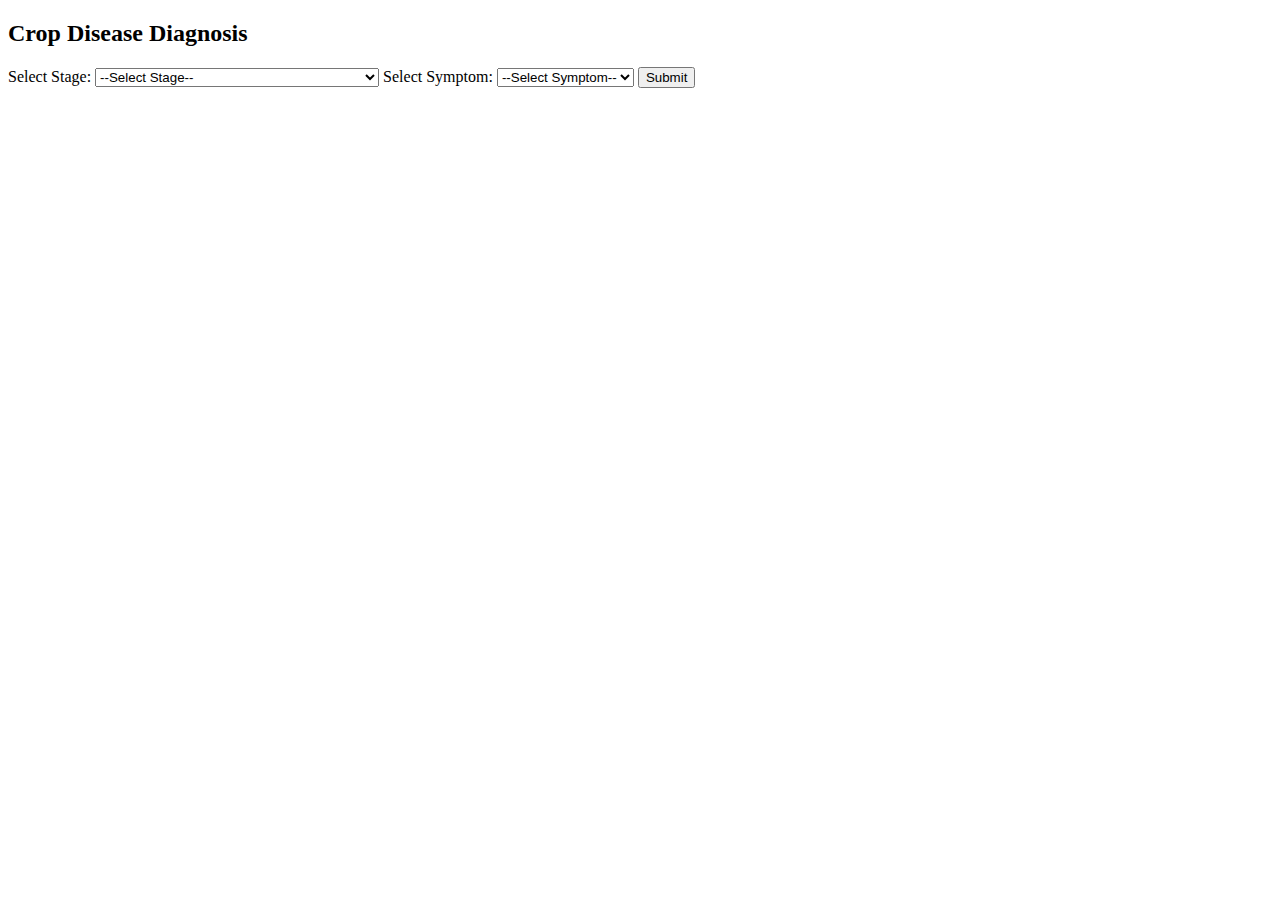
<file: potato.html>
<!DOCTYPE html>
<html lang="en">
<head>
  <meta charset="UTF-8">
  <meta name="viewport" content="width=device-width, initial-scale=1.0">
  <title>Crop Diagnosis</title>
</head>
<body>
  <div class="container">
    <h2>Crop Disease Diagnosis</h2>

    <label for="stage">Select Stage:</label>
    <select id="stage">
      <option value="">--Select Stage--</option>
      <option value="seedling">Water-soaked dark lesions on leaves</option>
      <option value="vegetative">Small brown spots with concentric rings</option>
      <option value="flowering">Yellowing and upward rolling of lower leaves</option>
      <option value="harvest">Mosaic mottling, crinkling of leaves</option>
    </select>

    <label for="symptom">Select Symptom:</label>
    <select id="symptom">
      <option value="">--Select Symptom--</option>
      <option value="yellow-leaves">Yellowing Leaves</option>
      <option value="spots">Spots on Leaves</option>
      <option value="wilting">Wilting</option>
      <option value="stunted">Stunted Growth</option>
    </select>

    <button onclick="submitForm()">Submit</button>
  </div>

  <script>
    function submitForm() {
      let stage = document.getElementById("stage").value;
      let symptom = document.getElementById("symptom").value;

      if(stage && symptom) {
        // Redirect to result page with selected options in URL
        window.location.href = result.html?stage=${stage}&symptom=${symptom};
      } else {
        alert("Please select both stage and symptom");
      }
    }
  </script>
</body>
</html>
</file>
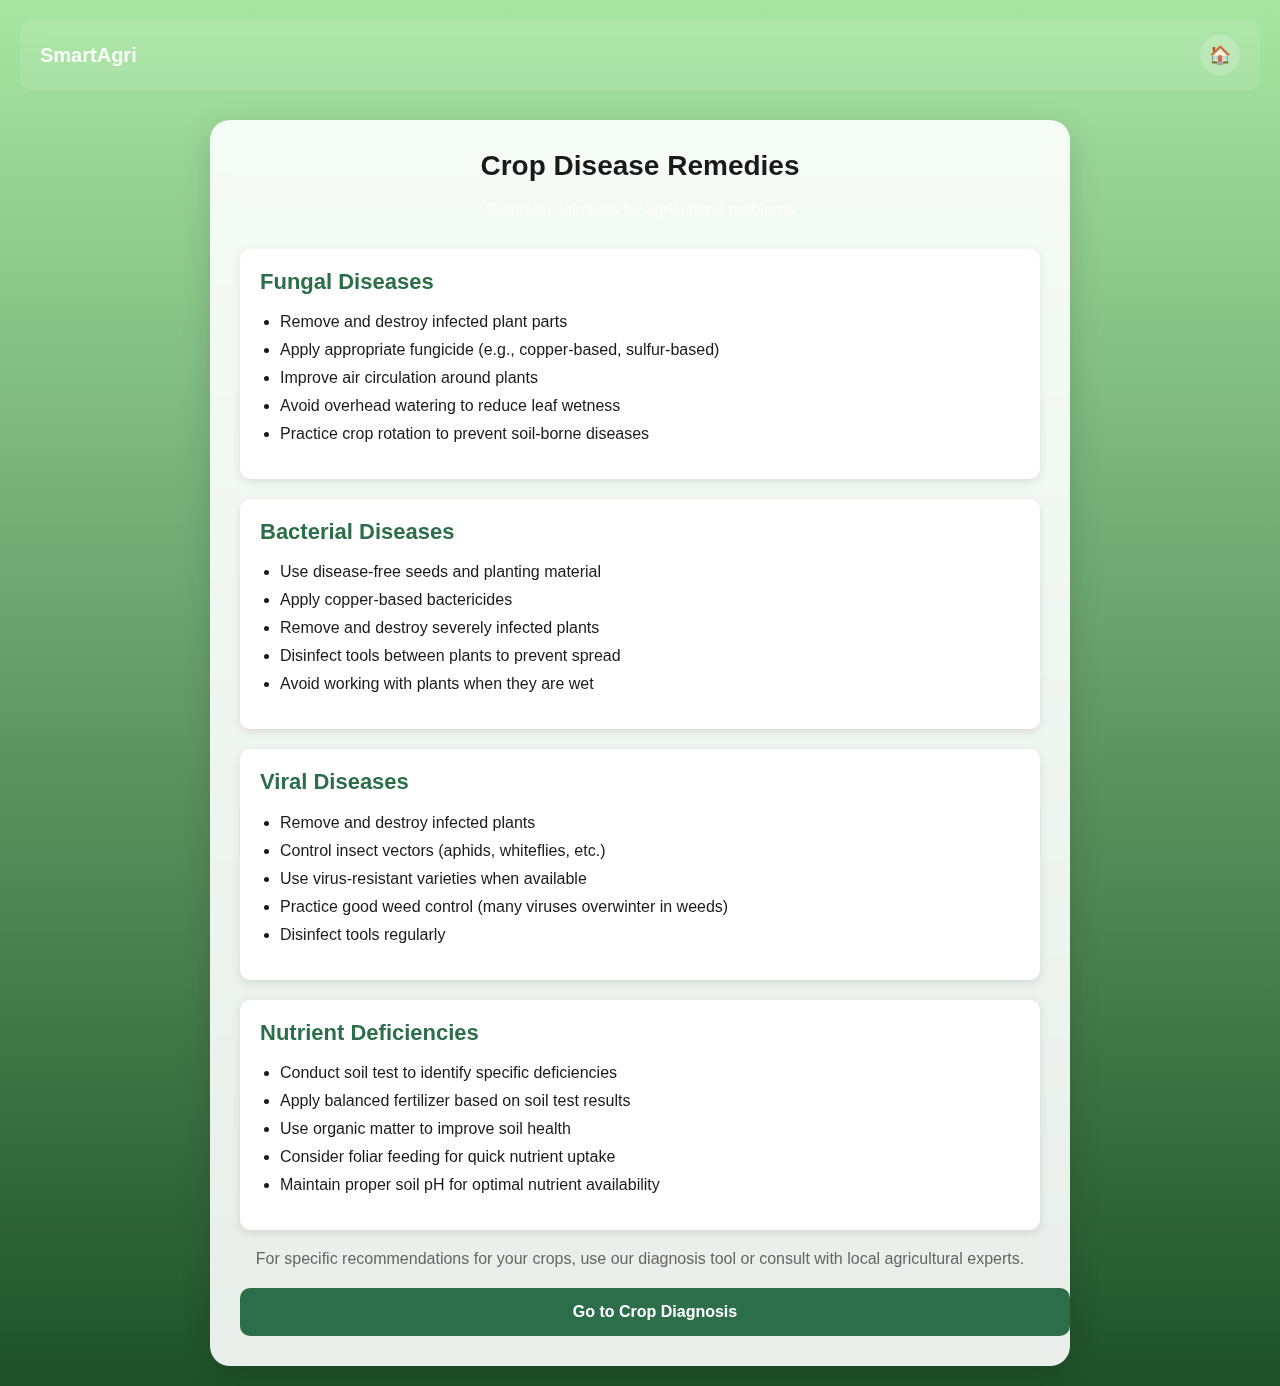
<file: remedies.html>
<!DOCTYPE html>
<html lang="en">
<head>
  <meta charset="UTF-8">
  <meta name="viewport" content="width=device-width, initial-scale=1.0">
  <title>Crop Remedies - SmartAgri</title>
  <link rel="stylesheet" href="styles.css">
</head>
<body class="bg">
  <header class="topbar">
    <div class="logo small">SmartAgri</div>
    <div class="top-actions">
      <button class="icon-btn" onclick="goHome()">🏠</button>
    </div>
  </header>

  <div class="center-card" style="max-width:800px;">
    <h1 class="big">Crop Disease Remedies</h1>
    <p class="subtitle">Common solutions for agricultural problems</p>

    <div class="disease-card">
      <h2 class="disease-name">Fungal Diseases</h2>
      <ul class="treatment-list">
        <li>Remove and destroy infected plant parts</li>
        <li>Apply appropriate fungicide (e.g., copper-based, sulfur-based)</li>
        <li>Improve air circulation around plants</li>
        <li>Avoid overhead watering to reduce leaf wetness</li>
        <li>Practice crop rotation to prevent soil-borne diseases</li>
      </ul>
    </div>

    <div class="disease-card">
      <h2 class="disease-name">Bacterial Diseases</h2>
      <ul class="treatment-list">
        <li>Use disease-free seeds and planting material</li>
        <li>Apply copper-based bactericides</li>
        <li>Remove and destroy severely infected plants</li>
        <li>Disinfect tools between plants to prevent spread</li>
        <li>Avoid working with plants when they are wet</li>
      </ul>
    </div>

    <div class="disease-card">
      <h2 class="disease-name">Viral Diseases</h2>
      <ul class="treatment-list">
        <li>Remove and destroy infected plants</li>
        <li>Control insect vectors (aphids, whiteflies, etc.)</li>
        <li>Use virus-resistant varieties when available</li>
        <li>Practice good weed control (many viruses overwinter in weeds)</li>
        <li>Disinfect tools regularly</li>
      </ul>
    </div>

    <div class="disease-card">
      <h2 class="disease-name">Nutrient Deficiencies</h2>
      <ul class="treatment-list">
        <li>Conduct soil test to identify specific deficiencies</li>
        <li>Apply balanced fertilizer based on soil test results</li>
        <li>Use organic matter to improve soil health</li>
        <li>Consider foliar feeding for quick nutrient uptake</li>
        <li>Maintain proper soil pH for optimal nutrient availability</li>
      </ul>
    </div>

    <p class="note">For specific recommendations for your crops, use our diagnosis tool or consult with local agricultural experts.</p>
    
    <a href="crops.html" class="primary-large" style="display:block;text-align:center;text-decoration:none;margin-top:20px;">
      Go to Crop Diagnosis
    </a>
  </div>

  <div id="leafContainer" aria-hidden="true"></div>

  <script>
    function goHome() {
      window.location.href = 'home.html';
    }
  </script>
  
  <script src="script.js"></script>
</body>
</html>
</file>
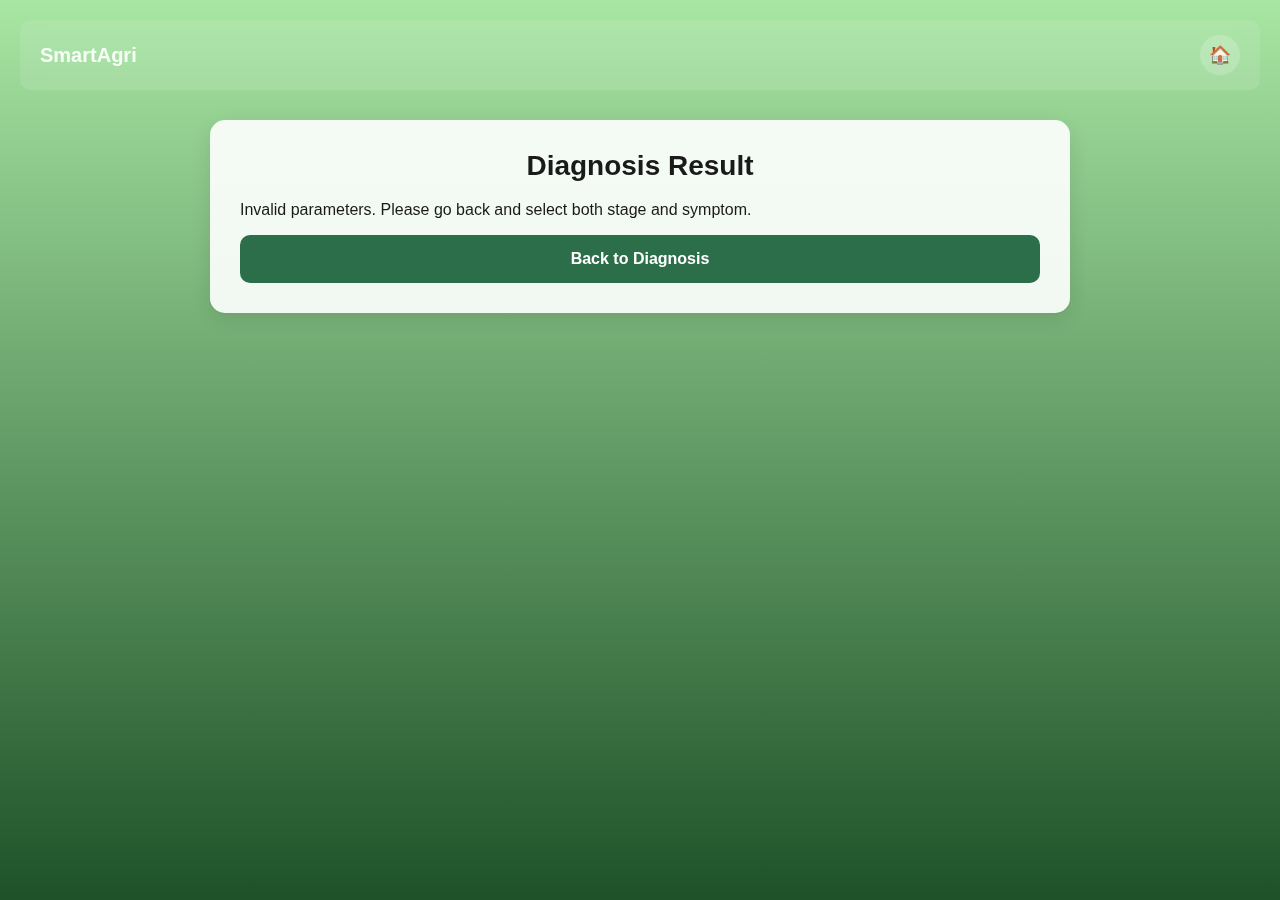
<file: result.html>
<!DOCTYPE html>
<html lang="en">
<head>
  <meta charset="UTF-8">
  <meta name="viewport" content="width=device-width, initial-scale=1.0">
  <title>Crop Diagnosis Result</title>
  <link rel="stylesheet" href="styles.css">
</head>
<body class="bg">
  <header class="topbar">
    <div class="logo small">SmartAgri</div>
    <div class="top-actions">
      <button class="icon-btn" onclick="goHome()">🏠</button>
    </div>
  </header>

  <div class="result-container">
    <h1 class="big">Diagnosis Result</h1>
    
    <div id="diagnosisResult">
      <p>Select a crop, stage, and symptom to see diagnosis results.</p>
    </div>
    
    <button onclick="window.history.back()" class="primary-large">Back to Diagnosis</button>
  </div>

  <div id="leafContainer" aria-hidden="true"></div>

  <script>
    // Parse URL parameters
    const urlParams = new URLSearchParams(window.location.search);
    const crop = urlParams.get('crop');
    const stage = urlParams.get('stage');
    const symptom = urlParams.get('symptom');
    
    // Display results based on parameters
    const resultDiv = document.getElementById('diagnosisResult');
    
    if (crop && stage && symptom) {
      // This would be replaced with actual diagnosis data
      resultDiv.innerHTML = `
        <div class="disease-card">
          <h2 class="disease-name">Possible Disease: ${crop} Disease</h2>
          <p><strong>Crop:</strong> ${crop}</p>
          <p><strong>Growth Stage:</strong> ${stage}</p>
          <p><strong>Symptom:</strong> ${symptom}</p>
          
          <h3>Recommended Treatment:</h3>
          <ul class="treatment-list">
            <li>Remove affected plants to prevent spread</li>
            <li>Apply appropriate fungicide/pesticide</li>
            <li>Improve soil drainage and aeration</li>
            <li>Maintain proper plant spacing</li>
            <li>Consult local agricultural extension for specific recommendations</li>
          </ul>
          
          <p class="note">Note: This is a general recommendation. For accurate diagnosis and treatment, consult with an agricultural expert.</p>
        </div>
      `;
    } else {
      resultDiv.innerHTML = '<p>Invalid parameters. Please go back and select both stage and symptom.</p>';
    }
    
    function goHome() {
      window.location.href = 'home.html';
    }
  </script>
  
  <script src="script.js"></script>
</body>
</html>
</file>
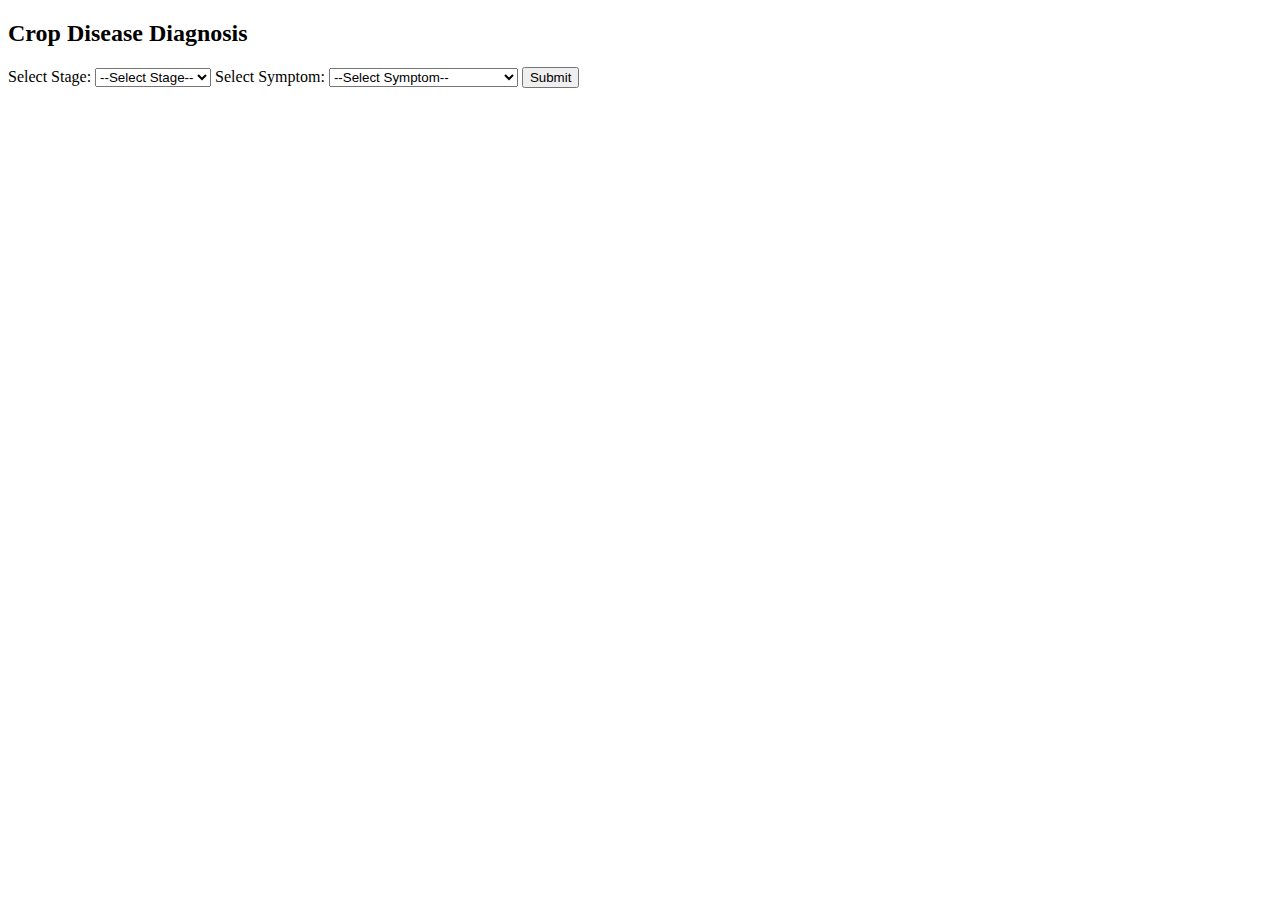
<file: rice.html>
<!DOCTYPE html>
<html lang="en">
<head>
  <meta charset="UTF-8">
  <meta name="viewport" content="width=device-width, initial-scale=1.0">
  <title>Crop Diagnosis</title>
</head>
<body>
  <div class="container">
    <h2>Crop Disease Diagnosis</h2>

    <label for="stage">Select Stage:</label>
    <select id="stage">
      <option value="">--Select Stage--</option>
      <option value="seedling">Seedling</option>
      <option value="vegetative">Vegetative</option>
      <option value="flowering">Flowering</option>
      <option value="harvest">Harvest</option>
    </select>

    <label for="symptom">Select Symptom:</label>
    <select id="symptom">
      <option value="">--Select Symptom--</option>
      <option value="yellow-leaves">Yellowing Leaves</option>
      <option value="spots">Spots on Leaves</option>
      <option value="wilting">Wilting of plants</option>
      <option value="stunted">Neck rot / panicle neck blast</option>
    </select>

    <button onclick="submitForm()">Submit</button>
  </div>

  <script>
    function submitForm() {
      let stage = document.getElementById("stage").value;
      let symptom = document.getElementById("symptom").value;

      if(stage && symptom) {
        // Redirect to result page with selected options in URL
        window.location.href = `result.html?stage=${stage}&symptom=${symptom}`;
      } else {
        alert("Please select both stage and symptom");
      }
    }
  </script>
</body>
</html>
</file>
<file: styles.css>
/* ---------- Root Colors ---------- */
:root {
  --light-bg: #a8e6a3;
  --dark-bg: #1e5128;
  --card-bg: rgba(255, 255, 255, 0.9);
  --accent: #2c6e49;
  --text: #1a1a1a;
  --text-light: #f7fff7;
}

/* ---------- Body ---------- */
body {
  margin: 0;
  font-family: 'Arial', sans-serif;
  background: var(--dark-bg);
  overflow-x: hidden;
  position: relative;
  color: var(--text);
  min-height: 100vh;
}

.bg {
  background: linear-gradient(to bottom, var(--light-bg), var(--dark-bg));
  min-height: 100vh;
  padding: 20px;
  box-sizing: border-box;
}

/* ---------- Top Bar ---------- */
.topbar {
  display: flex;
  justify-content: space-between;
  align-items: center;
  padding: 15px 20px;
  background-color: rgba(255, 255, 255, 0.1);
  border-radius: 10px;
  margin-bottom: 30px;
  backdrop-filter: blur(10px);
}

.logo {
  font-size: 24px;
  font-weight: bold;
  color: var(--text-light);
}

.logo.small {
  font-size: 20px;
}

.top-actions {
  display: flex;
  gap: 10px;
}

.icon-btn {
  background: rgba(255, 255, 255, 0.2);
  border: none;
  border-radius: 50%;
  width: 40px;
  height: 40px;
  font-size: 18px;
  cursor: pointer;
  color: var(--text-light);
  transition: all 0.3s;
}

.icon-btn:hover {
  background: rgba(255, 255, 255, 0.3);
  transform: scale(1.05);
}

/* ---------- Center Card ---------- */
.center-card {
  background: var(--card-bg);
  border-radius: 20px;
  padding: 30px;
  margin: 0 auto;
  box-shadow: 0 10px 30px rgba(0, 0, 0, 0.15);
  backdrop-filter: blur(10px);
}

/* ---------- Typography ---------- */
.big {
  font-size: 28px;
  margin-top: 0;
  text-align: center;
  color: var(--text);
}

.title {
  text-align: center;
  margin-bottom: 10px;
  color: var(--text-light);
}

.subtitle {
  text-align: center;
  margin-top: 0;
  margin-bottom: 30px;
  color: rgba(255, 255, 255, 0.8);
}

/* ---------- Grid Layout ---------- */
.grid {
  display: grid;
  grid-template-columns: repeat(auto-fill, minmax(280px, 1fr));
  gap: 20px;
  margin-top: 30px;
}

/* ---------- Box Components ---------- */
.box {
  background: rgba(255, 255, 255, 0.95);
  border-radius: 15px;
  padding: 20px;
  text-decoration: none;
  color: var(--text);
  transition: all 0.3s;
  box-shadow: 0 5px 15px rgba(0, 0, 0, 0.1);
  display: block;
}

.box:hover {
  transform: translateY(-5px);
  box-shadow: 0 10px 25px rgba(0, 0, 0, 0.15);
}

.box-title {
  font-size: 20px;
  font-weight: bold;
  margin-bottom: 8px;
}

.box-desc {
  font-size: 14px;
  color: #666;
}

/* ---------- Form Elements ---------- */
.large-label {
  display: block;
  margin-bottom: 8px;
  font-weight: bold;
  font-size: 16px;
}

.large-input {
  width: 100%;
  padding: 15px;
  border: 1px solid #ddd;
  border-radius: 10px;
  font-size: 16px;
  box-sizing: border-box;
  margin-bottom: 20px;
}

.primary-large {
  width: 100%;
  padding: 15px;
  background-color: var(--accent);
  color: white;
  border: none;
  border-radius: 10px;
  font-size: 16px;
  font-weight: bold;
  cursor: pointer;
  transition: background-color 0.3s;
}

.primary-large:hover {
  background-color: #1b5236;
}

/* ---------- Language Selection ---------- */
.lang-row {
  display: flex;
  justify-content: center;
  gap: 20px;
  margin: 20px 0;
}

.lang-btn {
  padding: 15px 30px;
  background-color: var(--accent);
  color: white;
  border: none;
  border-radius: 10px;
  font-size: 18px;
  cursor: pointer;
  transition: all 0.3s;
  min-width: 140px;
}

.lang-btn:hover {
  background-color: #1b5236;
  transform: scale(1.05);
}

.note {
  text-align: center;
  margin-top: 20px;
  color: #666;
}

.small-note {
  font-size: 14px;
  text-align: center;
  color: #888;
  margin-top: 10px;
}

.back-link {
  text-align: center;
  margin-top: 20px;
}

.back-link a {
  color: var(--accent);
  text-decoration: none;
}

/* ---------- Diagnosis Form ---------- */
.container {
  max-width: 600px;
  margin: 0 auto;
  background: var(--card-bg);
  padding: 30px;
  border-radius: 15px;
  box-shadow: 0 5px 20px rgba(0, 0, 0, 0.1);
}

.container h2 {
  text-align: center;
  margin-top: 0;
  color: var(--text);
}

.container label {
  display: block;
  margin: 15px 0 5px;
  font-weight: bold;
}

.container select {
  width: 100%;
  padding: 12px;
  border: 1px solid #ddd;
  border-radius: 8px;
  font-size: 16px;
  background: white;
}

.container button {
  width: 100%;
  padding: 15px;
  background-color: var(--accent);
  color: white;
  border: none;
  border-radius: 8px;
  font-size: 18px;
  margin-top: 20px;
  cursor: pointer;
  transition: background-color 0.3s;
}

.container button:hover {
  background-color: #1b5236;
}

/* ---------- Result Page ---------- */
.result-container {
  max-width: 800px;
  margin: 0 auto;
  background: var(--card-bg);
  padding: 30px;
  border-radius: 15px;
  box-shadow: 0 5px 20px rgba(0, 0, 0, 0.1);
}

.disease-card {
  background: white;
  border-radius: 10px;
  padding: 20px;
  margin-bottom: 20px;
  box-shadow: 0 3px 10px rgba(0, 0, 0, 0.1);
}

.disease-name {
  font-size: 22px;
  color: var(--accent);
  margin-top: 0;
}

.treatment-list {
  padding-left: 20px;
}

.treatment-list li {
  margin-bottom: 10px;
}

/* ---------- Leaf Animation ---------- */
#leafContainer {
  position: fixed;
  top: 0;
  left: 0;
  width: 100%;
  height: 100%;
  pointer-events: none;
  z-index: -1;
  overflow: hidden;
}

.leaf {
  position: absolute;
  background-size: cover;
  opacity: 0.7;
  z-index: -1;
}

.type1 { background-color: #a8e6a3; border-radius: 50% 0 50% 0; }
.type2 { background-color: #8cc084; border-radius: 0 50% 0 50%; }
.type3 { background-color: #6fa56b; border-radius: 50% 50% 0 0; }

@keyframes leafFall {
  0% {
    transform: translateY(-10vh) rotate(0deg);
    opacity: 0.8;
  }
  100% {
    transform: translateY(110vh) rotate(360deg);
    opacity: 0;
  }
}

/* ---------- Responsive Design ---------- */
@media (max-width: 768px) {
  .grid {
    grid-template-columns: 1fr;
  }
  
  .lang-row {
    flex-direction: column;
    align-items: center;
  }
  
  .center-card {
    padding: 20px;
    margin: 10px;
  }
  
  .big {
    font-size: 24px;
  }
}
</file>
